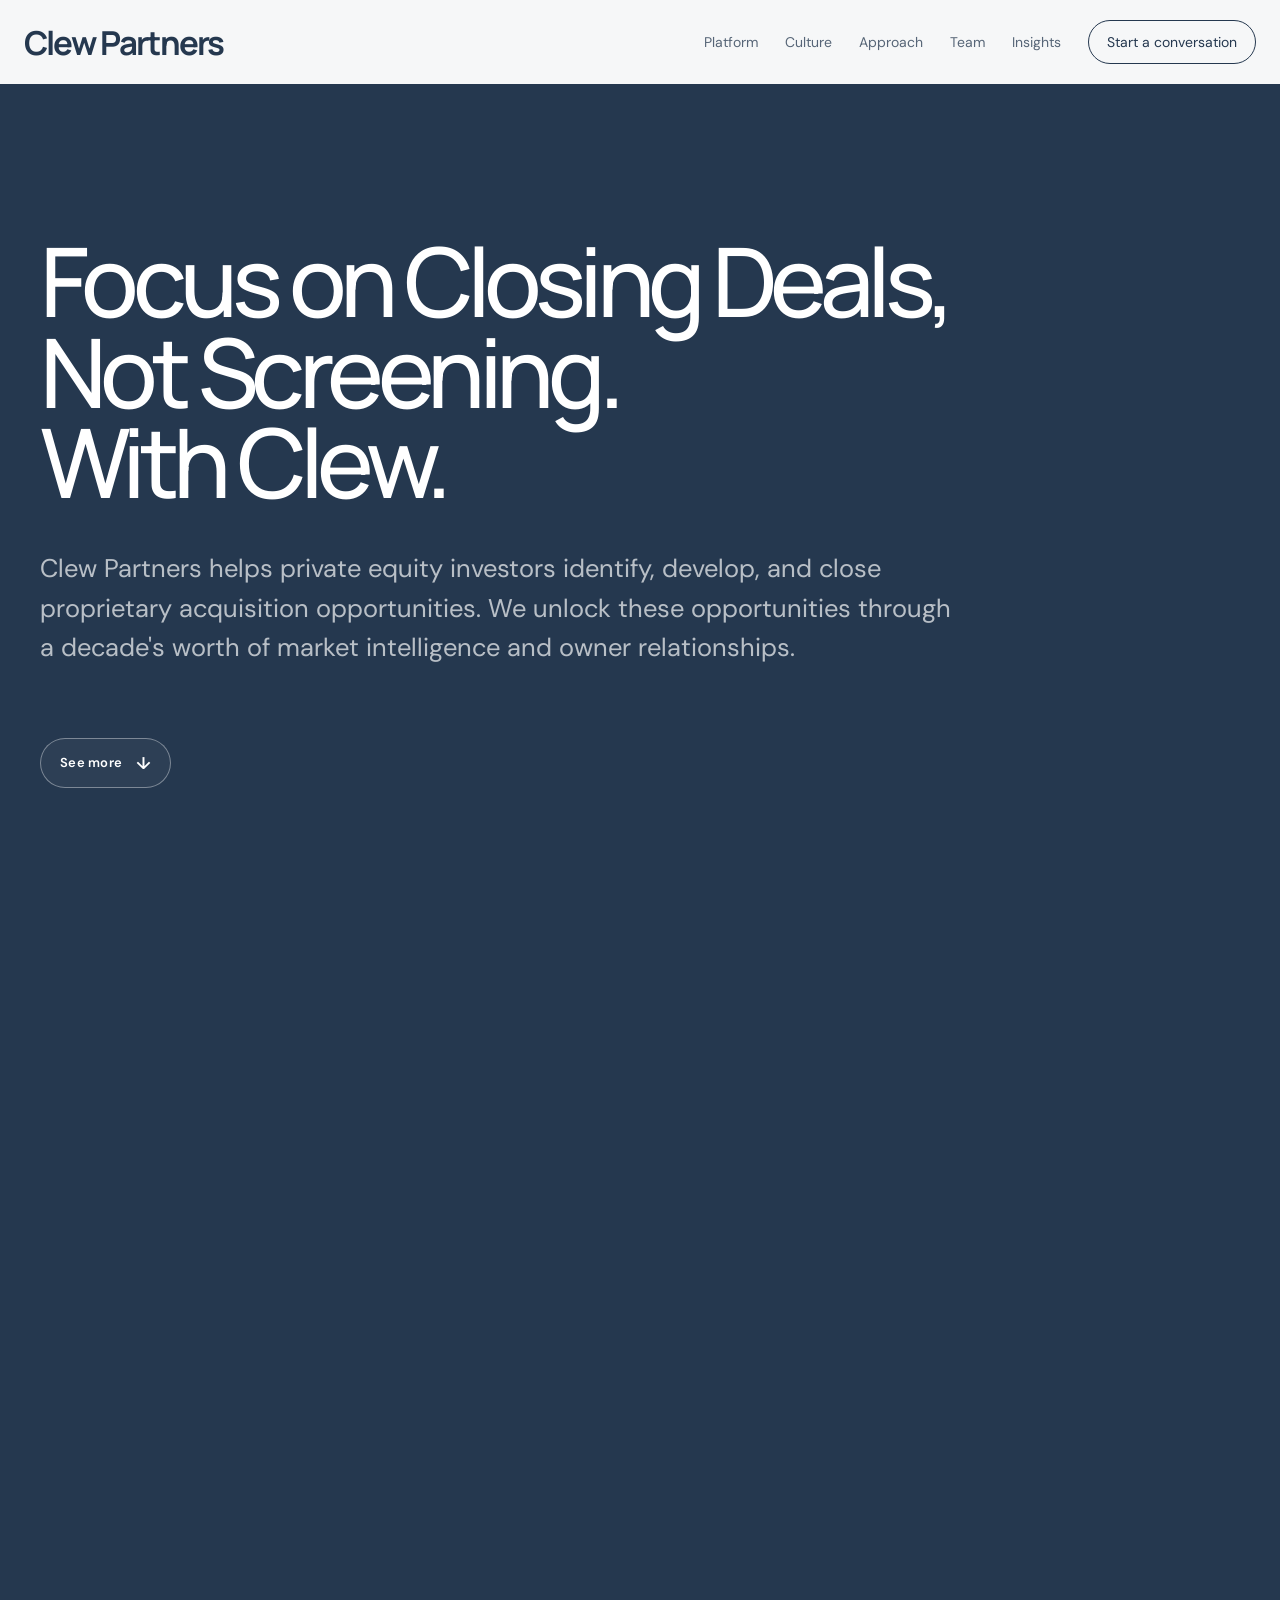
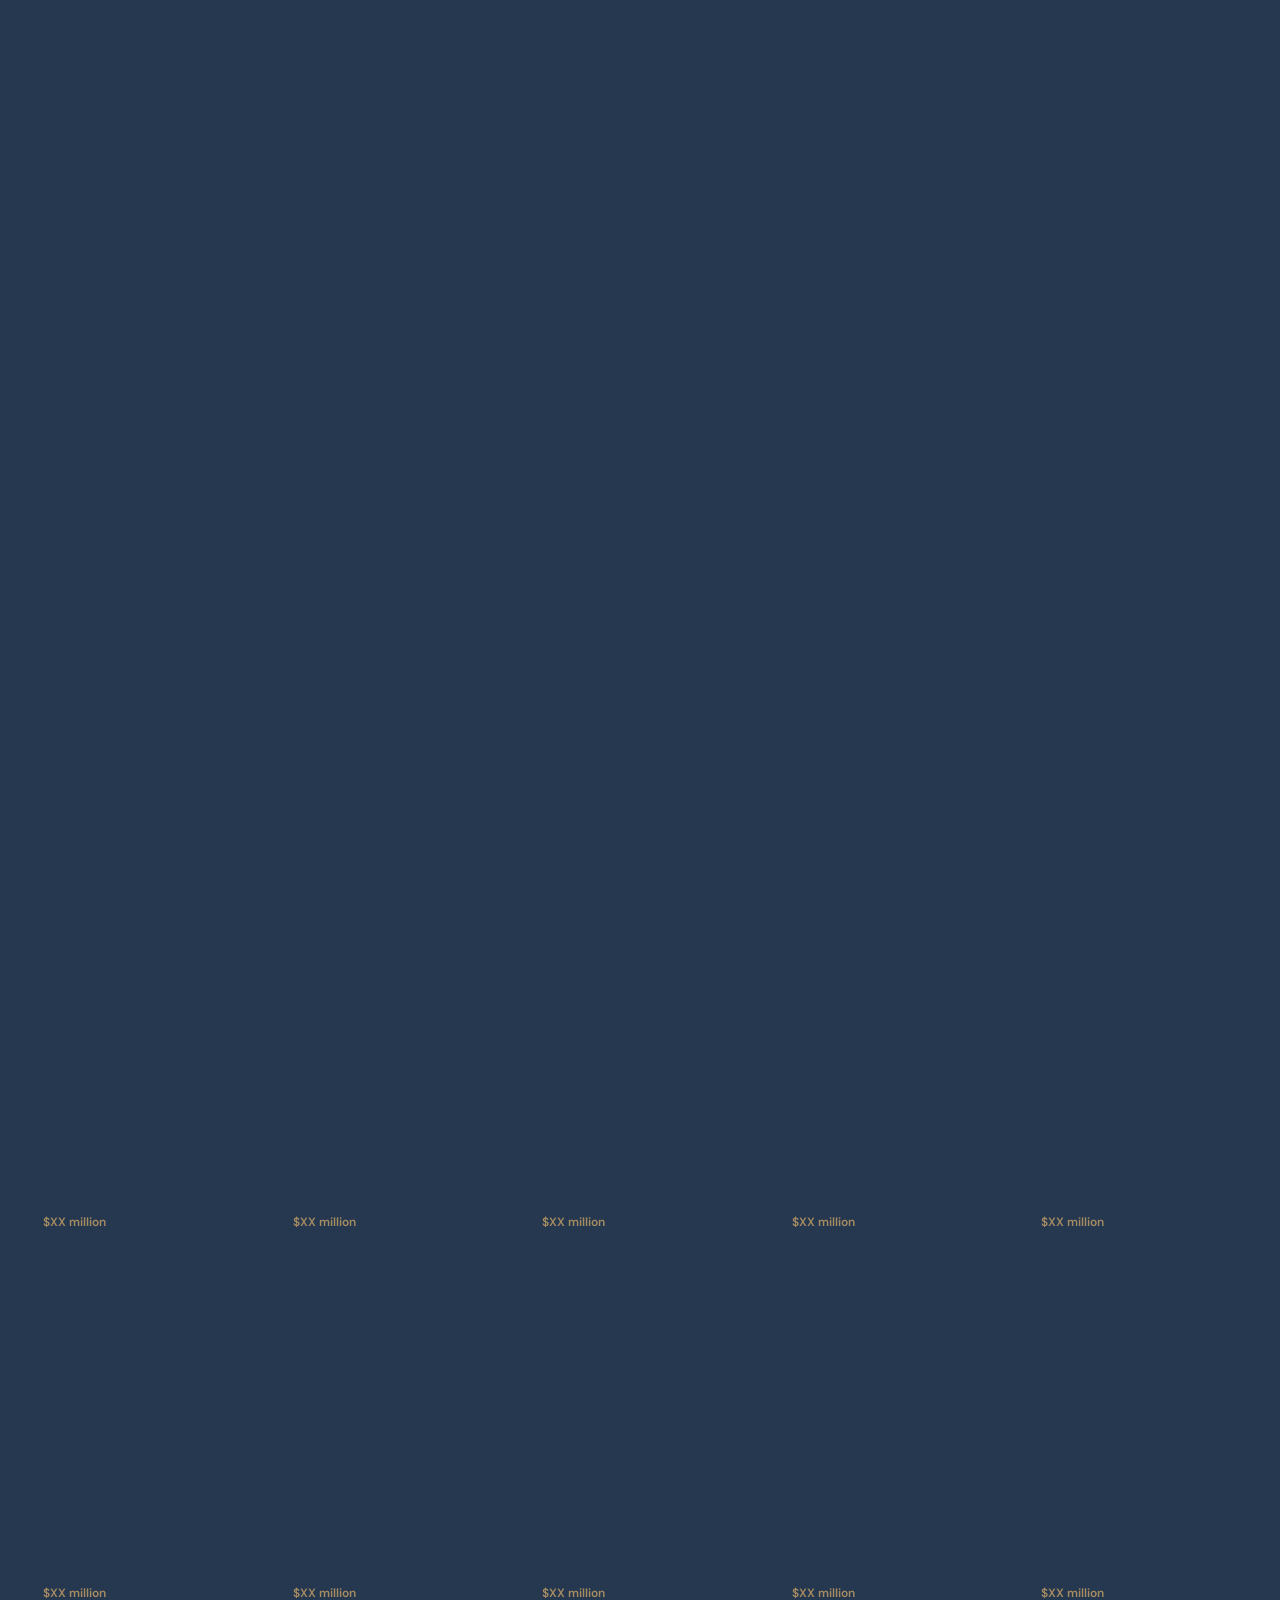
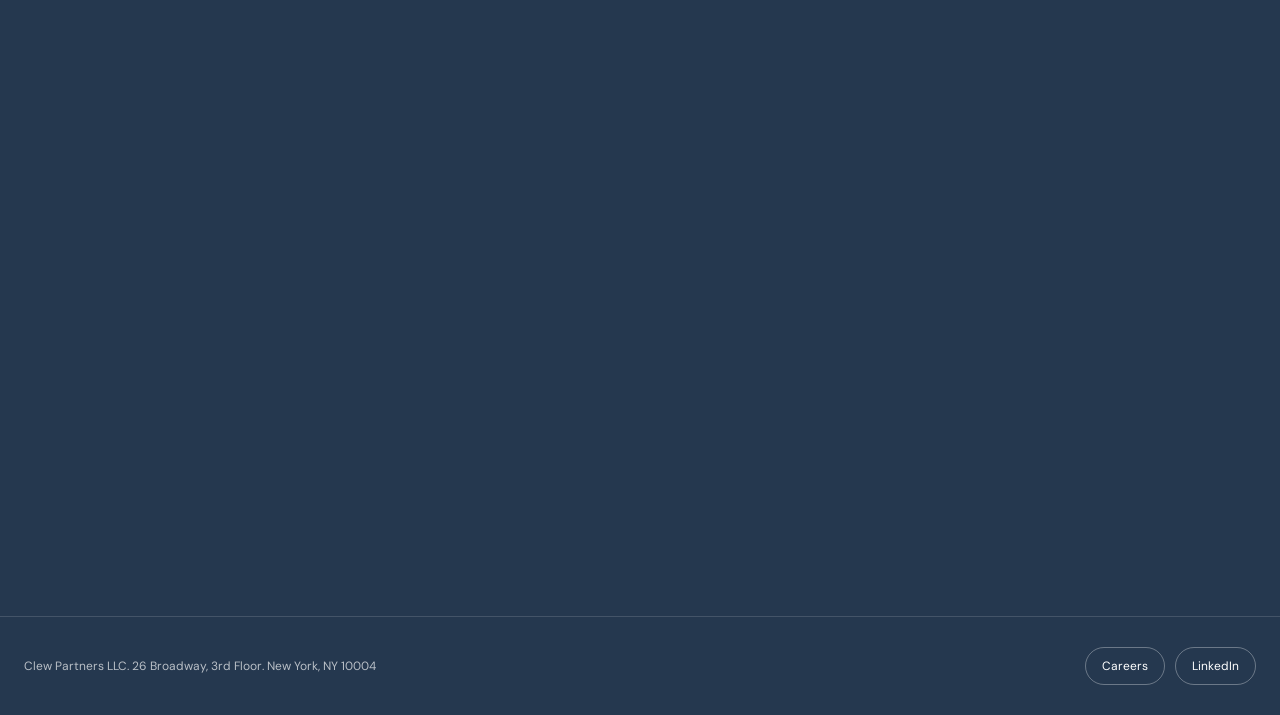
<file: index.html>
<!doctype html>
<html lang="en">
<head>
  <meta charset="utf-8">
  <meta name="viewport" content="width=device-width, initial-scale=1">
  <title>Clew Partners — Proprietary Acquisition Opportunities</title>
  <meta name="description" content="Clew Partners helps private equity investors identify, develop, and close proprietary acquisition opportunities.">
  <link rel="preconnect" href="https://fonts.googleapis.com">
  <link rel="preconnect" href="https://fonts.gstatic.com" crossorigin>
  <link href="https://fonts.googleapis.com/css2?family=DM+Sans:wght@400;500;600&family=Manrope:wght@400;500;600;700&display=swap" rel="stylesheet">
  <link rel="icon" type="image/svg+xml" href="data:image/svg+xml,%3Csvg xmlns='http://www.w3.org/2000/svg' viewBox='0 0 64 64'%3E%3Crect width='64' height='64' rx='16' fill='%2325384f'/%3E%3Cpath d='M46 20c-9-9-27-3-27 11 0 15 18 20 27 10' fill='none' stroke='%23a58b62' stroke-width='5' stroke-linecap='round'/%3E%3Cpath d='M44 41c5 2 8 5 10 10' fill='none' stroke='%23a58b62' stroke-width='3' stroke-linecap='round'/%3E%3C/svg%3E">
  <style>
    :root{--ink:#25384f;--ink-2:#3d5872;--ivory:#e7eaee;--paper:#f6f7f8;--gold:#a58b62;--muted:#69747f;--line:rgba(37,56,79,.16);--white:#fff;--max:1240px}
    *{box-sizing:border-box}html{scroll-behavior:smooth}body{margin:0;background:var(--paper);color:var(--ink);font-family:"DM Sans",sans-serif;overflow-x:hidden}a{color:inherit;text-decoration:none}button{font:inherit}
    .shell{width:min(calc(100% - 48px),var(--max));margin:auto}.nav{height:84px;display:flex;align-items:center;justify-content:space-between;position:relative;z-index:10}.brand{font:700 33px/1 "Manrope",sans-serif;letter-spacing:-.055em;white-space:nowrap}.brand small{display:block;font:500 8px/1.4 "DM Sans";letter-spacing:.22em;text-transform:uppercase;margin-top:5px}.navlinks{display:flex;gap:27px;font-size:14px;align-items:center}.navlinks a,.navlinks span{opacity:.76;transition:.2s}.navlinks a:hover{opacity:1}.navdrop{position:relative;padding:24px 0}.navdrop>span:after{content:none;margin-left:6px}.dropdown{position:absolute;top:62px;left:-18px;min-width:170px;background:white;border:1px solid var(--line);box-shadow:0 16px 36px rgba(37,56,79,.12);padding:9px;opacity:0;visibility:hidden;transform:translateY(-6px);transition:.2s}.dropdown a{display:block;padding:11px 12px}.dropdown a:hover{background:var(--paper)}.navdrop:hover .dropdown,.navdrop:focus-within .dropdown{opacity:1;visibility:visible;transform:none}.nav-cta{border:1px solid var(--ink);padding:12px 18px;border-radius:999px!important;opacity:1!important}.menu{display:none;background:none;border:0;font-size:24px;color:var(--ink)}
    .market-journey{height:220vh;position:relative;background:var(--ink)}.market-stage{height:100vh;min-height:680px;position:sticky;top:0;overflow:hidden;background:var(--ink)}.hero{height:100%;display:flex;align-items:center;position:absolute;inset:0;padding:72px 0 116px;z-index:2;color:white;will-change:opacity,transform}.hero-copy{max-width:1200px}.hero h1{font:500 clamp(60px,7.5vw,108px)/.94 "Manrope";letter-spacing:-.068em;margin:0 0 42px;max-width:1200px}.hero h1 span{display:block;white-space:nowrap}.hero-copy>p{font-size:clamp(21px,2vw,27px);line-height:1.55;max-width:930px;color:rgba(255,255,255,.68)}.explore-btn{margin-top:44px;border:1px solid rgba(255,255,255,.38);background:rgba(255,255,255,.04);color:white;border-radius:999px;padding:13px 19px;display:inline-flex;align-items:center;gap:14px;cursor:pointer;font-size:13px;font-weight:600;letter-spacing:.02em;animation:explorePulse 2.2s ease-in-out infinite}.explore-btn i{font-style:normal;font-size:17px;transition:transform .25s}.explore-btn:hover i{transform:translateY(4px)}.btn{padding:15px 21px;border-radius:999px;border:1px solid var(--ink);display:inline-flex;align-items:center;gap:13px;font-size:14px;font-weight:600}.btn.primary{background:var(--ink);color:white}.btn span{transition:transform .2s}.btn:hover span{transform:translateX(4px)}
    .opportunity-map{position:absolute;inset:0;display:grid;place-items:center;opacity:0;clip-path:inset(42% 38% round 48%);transform:scale(.82);transform-origin:center 54%;will-change:opacity,transform,clip-path;background:radial-gradient(circle at 50% 52%,#fff 0,#f6f7f8 58%,#e9edf1 100%)}.map-shell{width:min(74vw,920px);aspect-ratio:600/400;position:relative}.map-viewport{position:absolute;inset:0}.us-map{width:100%;height:100%;object-fit:contain;display:block;opacity:.48;filter:sepia(.12) hue-rotate(168deg) saturate(.55) drop-shadow(0 28px 45px rgba(37,56,79,.08))}.opportunity{position:absolute;width:18px;height:18px;border:0;border-radius:50%;background:var(--gold);box-shadow:0 0 0 0 rgba(165,139,98,.55);cursor:pointer;transform:translate(-50%,-50%) scale(0);opacity:0;z-index:4;transition:transform .35s ease,opacity .35s ease}.map-ready .opportunity{opacity:1;transform:translate(-50%,-50%) scale(1);animation:opportunityPulse 2.8s ease-out infinite;animation-delay:var(--delay)}.opportunity:before{content:"";position:absolute;inset:5px;border-radius:50%;background:#fff}.opportunity:hover,.opportunity:focus-visible,.opportunity.active{z-index:8;transform:translate(-50%,-50%) scale(1.25);outline:none}.op-card{position:absolute;left:50%;bottom:calc(100% + 14px);width:220px;background:var(--ink);color:white;padding:16px 17px;text-align:left;opacity:0;visibility:hidden;transform:translate(-50%,8px);transition:.22s;pointer-events:none;box-shadow:0 18px 40px rgba(37,56,79,.22)}.op-card:after{content:"";position:absolute;top:100%;left:50%;border:7px solid transparent;border-top-color:var(--ink);transform:translateX(-50%)}.op-card b{display:block;color:#d1b784;font-size:10px;text-transform:uppercase;letter-spacing:.13em;margin-bottom:8px}.op-card strong{display:block;font:600 16px/1.25 "Manrope"}.op-card span{display:block;color:rgba(255,255,255,.68);font-size:13px;line-height:1.45;margin-top:4px}.opportunity:hover .op-card,.opportunity:focus-visible .op-card,.opportunity.active .op-card{opacity:1;visibility:visible;transform:translate(-50%,0)}.map-note{position:absolute;left:calc(100% + 16px);bottom:1%;width:148px;text-align:left;color:#7f8993;font-size:9px;line-height:1.35;opacity:.65}.map-note strong{display:inline;color:inherit;font-size:inherit;font-weight:400;margin:0}.scroll-cue{display:none}@keyframes opportunityPulse{0%{box-shadow:0 0 0 0 rgba(165,139,98,.52)}65%{box-shadow:0 0 0 14px rgba(165,139,98,0)}100%{box-shadow:0 0 0 0 rgba(165,139,98,0)}}@keyframes explorePulse{0%,100%{box-shadow:0 0 0 0 rgba(255,255,255,0)}50%{box-shadow:0 0 0 10px rgba(255,255,255,.055)}}
    .proof{background:var(--ink);color:white;padding:58px 0}.proof-grid{display:grid;grid-template-columns:repeat(3,1fr)}.stat{padding:8px 34px;border-left:1px solid rgba(255,255,255,.15);text-align:center}.stat:first-child{border-left:0}.stat strong{font:500 clamp(54px,6vw,82px)/.9 "Manrope";display:block;letter-spacing:-.055em}.stat span{display:block;margin:15px auto 0;color:rgba(255,255,255,.66);font-size:14px;line-height:1.4;max-width:230px}
    section{padding:125px 0}.section-head{display:grid;grid-template-columns:.7fr 1.3fr;gap:40px;margin-bottom:70px}.kicker{font-size:12px;text-transform:uppercase;letter-spacing:.14em;color:var(--gold);font-weight:600}.section-head h2{font:500 clamp(38px,4.4vw,66px)/1.02 "Manrope";letter-spacing:-.055em;margin:0;max-width:830px}.section-head p{color:var(--muted);font-size:17px;line-height:1.6;max-width:700px;margin:25px 0 0}
    .deals{background:var(--paper)}.deals-head{display:flex;align-items:end;justify-content:space-between;margin-bottom:34px}.deals-title{font-size:12px;text-transform:uppercase;letter-spacing:.14em;color:var(--gold);font-weight:600}.deals-count{font-size:13px;color:var(--muted)}.deal-grid{display:grid;grid-template-columns:repeat(5,1fr);gap:16px}.deal{background:white;border:1px solid var(--line);min-height:340px;padding:18px;display:flex;flex-direction:column;transition:transform .28s,box-shadow .28s}.deal:hover{transform:translateY(-7px);box-shadow:0 20px 45px rgba(37,56,79,.09)}.deal.extra{display:none}.deal-grid.expanded .deal.extra{display:flex}.sponsor-mark{width:100%;aspect-ratio:1/1;border:1px solid var(--line);display:grid;place-items:center;background:var(--paper);padding:24px;margin-bottom:18px}.sponsor-mark img{display:block;max-width:88%;max-height:72%;object-fit:contain}.sponsor-fallback{font:600 13px/1.3 "Manrope";letter-spacing:.04em;text-align:center;color:var(--ink)}.deal strong{font:600 15px/1.38 "Manrope";min-height:42px}.deal .industry{display:block;color:var(--muted);font-size:12px;line-height:1.35;margin-top:7px}.deal-meta{display:flex;align-items:center;gap:10px;margin-top:auto;padding-top:17px;border-top:1px solid var(--line);font-size:12px;white-space:nowrap}.deal-meta .value{color:var(--gold);font-weight:600}.deal-meta .separator{color:var(--line);font-size:16px}.deal-meta time{color:var(--muted)}.more-wrap{text-align:center;margin-top:32px}.more-btn{background:transparent;color:var(--ink);cursor:pointer}
    .closing{background:var(--ink);color:white;padding:100px 0}.closing .section-head{margin:0}.closing h2{color:white}.closing p{color:rgba(255,255,255,.65)}.closing .btn{border-color:rgba(255,255,255,.35);color:white;margin-top:26px}.footer{background:var(--ink);color:white;border-top:1px solid rgba(255,255,255,.14);padding:30px 0}.footer-row{display:flex;justify-content:space-between;font-size:12px;color:rgba(255,255,255,.55)}
    .reveal{opacity:0;transform:translateY(24px);transition:opacity .75s ease,transform .75s ease}.reveal.visible{opacity:1;transform:none}
    @media(max-width:980px){.navlinks{display:none}.menu{display:block}.proof-grid{grid-template-columns:repeat(3,1fr)}.section-head{grid-template-columns:1fr}.deal-grid{grid-template-columns:repeat(2,1fr)}.map-shell{width:96vw}.map-heading{left:5%}.map-note{right:5%}}
    @media(max-width:600px){.shell{width:min(calc(100% - 28px),var(--max))}.nav{height:68px}.market-journey{height:195vh}.market-stage{min-height:600px}.hero{padding:68px 0 88px}.hero h1{font-size:clamp(38px,11vw,60px)}.hero-copy>p{font-size:20px}.map-shell{width:96vw}.opportunity{width:14px;height:14px}.op-card{width:185px;padding:13px}.map-note{left:auto;right:1%;bottom:-25%;width:108px}.proof-grid{grid-template-columns:1fr}.stat,.stat:first-child{padding:25px 0;border-left:0;border-top:1px solid rgba(255,255,255,.15)}.stat:first-child{border-top:0}.stat strong{font-size:56px}section{padding:86px 0}.section-head{margin-bottom:46px}.deal-grid{grid-template-columns:1fr}.deal{min-height:210px}.footer-row{flex-direction:column;gap:8px}}
    @media(prefers-reduced-motion:reduce){html{scroll-behavior:auto}.reveal{opacity:1;transform:none;transition:none}.market-journey{height:auto}.market-stage{height:auto;min-height:0;position:relative;overflow:visible}.hero{position:relative;height:auto;min-height:82vh}.opportunity-map{position:relative;min-height:620px;opacity:1;transform:none;clip-path:none}.opportunity{opacity:1;transform:translate(-50%,-50%) scale(1);animation:none}.scroll-cue{display:none}}
  </style>
  <link rel="stylesheet" href="assets/motion.css">
</head>
<body>
  <header class="shell nav">
    <a class="brand" href="#">Clew Partners</a>
    <nav class="navlinks" aria-label="Primary navigation"><a class="active" href="index.html">Platform</a><a href="culture.html">Culture</a><a href="process.html">Approach</a><a href="team.html">Team</a><div class="navdrop"><button class="insights-trigger" type="button" aria-haspopup="true">Insights</button><div class="dropdown"><a href="buyer-insights.html">For Buyers</a><a href="seller-insights.html">For Sellers</a></div></div><a class="nav-cta" href="mailto:ingo@clewpartners.com">Start a conversation</a></nav>
    <button class="menu" aria-label="Open menu">☰</button>
  </header>

  <main>
    <div class="market-journey" id="marketJourney">
      <div class="market-stage">
        <div class="hero"><div class="hero-copy shell reveal"><h1><span>Focus on Closing Deals,</span><span>Not Screening.</span><span>With Clew.</span></h1><p>Clew Partners helps private equity investors identify, develop, and close proprietary acquisition opportunities. We unlock these opportunities through a decade's worth of market intelligence and owner relationships.</p><button class="explore-btn" id="exploreMap" type="button">See more <i aria-hidden="true">↓</i></button></div></div>
        <div class="opportunity-map" id="opportunityMap" aria-label="Illustrative acquisition opportunities across the contiguous United States"><div class="map-shell">
          <div class="map-viewport"><img class="us-map" src="assets/us-states-contiguous.svg" alt="Map of the contiguous United States with state boundaries"></div>
          <button class="opportunity" style="left:84%;top:31%;--delay:.1s" aria-label="Acquisition opportunity in New York, New York"><span class="op-card"><b>Acquisition opportunity</b><strong>Business Services</strong><span>$XX million revenue</span></span></button>
          <button class="opportunity" style="left:89%;top:25%;--delay:.35s" aria-label="Acquisition opportunity in Boston, Massachusetts"><span class="op-card"><b>Acquisition opportunity</b><strong>Healthcare Services</strong><span>$XX million revenue</span></span></button>
          <button class="opportunity" style="left:62%;top:37%;--delay:.6s" aria-label="Acquisition opportunity in Chicago, Illinois"><span class="op-card"><b>Acquisition opportunity</b><strong>Industrial Services</strong><span>$XX million revenue</span></span></button>
          <button class="opportunity" style="left:69%;top:35%;--delay:.85s" aria-label="Acquisition opportunity in Detroit, Michigan"><span class="op-card"><b>Acquisition opportunity</b><strong>Mechanical Services</strong><span>$XX million revenue</span></span></button>
          <button class="opportunity" style="left:53%;top:27%;--delay:1.1s" aria-label="Acquisition opportunity in Minneapolis, Minnesota"><span class="op-card"><b>Acquisition opportunity</b><strong>Roofing Services</strong><span>$XX million revenue</span></span></button>
          <button class="opportunity" style="left:39%;top:43%;--delay:1.35s" aria-label="Acquisition opportunity in Denver, Colorado"><span class="op-card"><b>Acquisition opportunity</b><strong>AEC Services</strong><span>$XX million revenue</span></span></button>
          <button class="opportunity" style="left:17%;top:24%;--delay:1.6s" aria-label="Acquisition opportunity in Seattle, Washington"><span class="op-card"><b>Acquisition opportunity</b><strong>Technology Services</strong><span>$XX million revenue</span></span></button>
          <button class="opportunity" style="left:15%;top:40%;--delay:1.85s" aria-label="Acquisition opportunity in San Francisco, California"><span class="op-card"><b>Acquisition opportunity</b><strong>Commercial HVAC</strong><span>$XX million revenue</span></span></button>
          <button class="opportunity" style="left:17%;top:58%;--delay:2.1s" aria-label="Acquisition opportunity in Los Angeles, California"><span class="op-card"><b>Acquisition opportunity</b><strong>Fire Protection</strong><span>$XX million revenue</span></span></button>
          <button class="opportunity" style="left:28%;top:58%;--delay:2.35s" aria-label="Acquisition opportunity in Phoenix, Arizona"><span class="op-card"><b>Acquisition opportunity</b><strong>Specialty Contracting</strong><span>$XX million revenue</span></span></button>
          <button class="opportunity" style="left:51%;top:65%;--delay:2.6s" aria-label="Acquisition opportunity in Houston, Texas"><span class="op-card"><b>Acquisition opportunity</b><strong>Utility Services</strong><span>$XX million revenue</span></span></button>
          <button class="opportunity" style="left:71%;top:50%;--delay:2.85s" aria-label="Acquisition opportunity in Nashville, Tennessee"><span class="op-card"><b>Acquisition opportunity</b><strong>Facilities Services</strong><span>$XX million revenue</span></span></button>
          <button class="opportunity" style="left:64%;top:65%;--delay:3.1s" aria-label="Acquisition opportunity in New Orleans, Louisiana"><span class="op-card"><b>Acquisition opportunity</b><strong>Marine Services</strong><span>$XX million revenue</span></span></button>
          <button class="opportunity" style="left:77%;top:54%;--delay:3.35s" aria-label="Acquisition opportunity in Atlanta, Georgia"><span class="op-card"><b>Acquisition opportunity</b><strong>Residential HVAC</strong><span>$XX million revenue</span></span></button>
          <div class="map-note">Shown for illustrative purposes only and does not reflect Clew's pipeline or current listings.</div>
        </div></div>
        <div class="scroll-cue" id="scrollCue">Explore the market</div>
      </div>
    </div>

    <div class="proof"><div class="shell proof-grid">
      <div class="stat"><strong>42</strong><span>closed transactions</span></div>
      <div class="stat"><strong>$500M+</strong><span>aggregate enterprise value</span></div>
      <div class="stat"><strong>50%+</strong><span>closed transactions from existing seller relationships</span></div>
    </div></div>

    <section class="deals" id="transactions"><div class="shell">
      <div class="deals-head reveal"><div class="deals-title">Selected transactions</div><div class="deals-count">42 transactions shown</div></div>
      <div class="deal-grid">
        <article class="deal reveal"><div class="sponsor-mark"><span class="sponsor-fallback">Redwood Services</span></div><strong>Hendrick Heat, Air &amp; Plumbing</strong><span class="industry">Residential HVAC &amp; Plumbing</span><div class="deal-meta"><span class="value">$XX million</span><span class="separator" aria-hidden="true">|</span><time>July 2026</time></div></article>
        <article class="deal reveal"><div class="sponsor-mark"><span class="sponsor-fallback">Kelvin Group</span></div><strong>Mullally Bros.</strong><span class="industry">Industrial Refrigeration</span><div class="deal-meta"><span class="value">$XX million</span><span class="separator" aria-hidden="true">|</span><time>May 2026</time></div></article>
        <article class="deal reveal"><div class="sponsor-mark"><span class="sponsor-fallback">Redwood Services</span></div><strong>HELP!! Air Conditioning</strong><span class="industry">Residential HVAC</span><div class="deal-meta"><span class="value">$XX million</span><span class="separator" aria-hidden="true">|</span><time>May 2026</time></div></article>
        <article class="deal reveal"><div class="sponsor-mark"><span class="sponsor-fallback">Liberty Service Partners</span></div><strong>Arctic Breeze Air Conditioning &amp; Heating</strong><span class="industry">Residential HVAC</span><div class="deal-meta"><span class="value">$XX million</span><span class="separator" aria-hidden="true">|</span><time>April 2026</time></div></article>
        <article class="deal reveal"><div class="sponsor-mark"><span class="sponsor-fallback">Liberty Service Partners</span></div><strong>HVAC &amp; Plumbing Unlimited</strong><span class="industry">Residential HVAC &amp; Plumbing</span><div class="deal-meta"><span class="value">$XX million</span><span class="separator" aria-hidden="true">|</span><time>April 2026</time></div></article>
        <article class="deal reveal"><div class="sponsor-mark"><span class="sponsor-fallback">Ascension Property Services</span></div><strong>Mesquite Plumbing</strong><span class="industry">Commercial Plumbing</span><div class="deal-meta"><span class="value">$XX million</span><span class="separator" aria-hidden="true">|</span><time>March 2026</time></div></article>
        <article class="deal reveal"><div class="sponsor-mark"><span class="sponsor-fallback">Southern Home Services</span></div><strong>Dunn’s HVAC, Plumbing &amp; Electrical</strong><span class="industry">Residential Home Services</span><div class="deal-meta"><span class="value">$XX million</span><span class="separator" aria-hidden="true">|</span><time>March 2026</time></div></article>
        <article class="deal reveal"><div class="sponsor-mark"><span class="sponsor-fallback">Flow Service Partners</span></div><strong>Weber Refrigeration &amp; Heating</strong><span class="industry">Commercial HVACR</span><div class="deal-meta"><span class="value">$XX million</span><span class="separator" aria-hidden="true">|</span><time>November 2025</time></div></article>
        <article class="deal reveal"><div class="sponsor-mark"><span class="sponsor-fallback">Liberty Service Partners</span></div><strong>Restivo’s Heating &amp; Air</strong><span class="industry">Residential HVAC</span><div class="deal-meta"><span class="value">$XX million</span><span class="separator" aria-hidden="true">|</span><time>October 2025</time></div></article>
        <article class="deal reveal"><div class="sponsor-mark"><span class="sponsor-fallback">Evergreen Services Group</span></div><strong>NexTec Group</strong><span class="industry">ERP &amp; BI Consulting</span><div class="deal-meta"><span class="value">$XX million</span><span class="separator" aria-hidden="true">|</span><time>May 2025</time></div></article>
        <article class="deal reveal extra"><div class="sponsor-mark"><span class="sponsor-fallback">ABC Home Services</span></div><strong>Maglish Plumbing, Heating &amp; Electric</strong><span class="industry">Residential Home Services</span><div class="deal-meta"><span class="value">$XX million</span><span class="separator" aria-hidden="true">|</span><time>April 2025</time></div></article>
        <article class="deal reveal extra"><div class="sponsor-mark"><span class="sponsor-fallback">Granite Comfort</span></div><strong>Edwin Stipe</strong><span class="industry">Residential HVAC &amp; Plumbing</span><div class="deal-meta"><span class="value">$XX million</span><span class="separator" aria-hidden="true">|</span><time>December 2024</time></div></article>
        <article class="deal reveal extra"><div class="sponsor-mark"><span class="sponsor-fallback">NexCore</span></div><strong>DWC Mechanical</strong><span class="industry">Commercial HVAC</span><div class="deal-meta"><span class="value">$XX million</span><span class="separator" aria-hidden="true">|</span><time>November 2024</time></div></article>
        <article class="deal reveal extra"><div class="sponsor-mark"><span class="sponsor-fallback">A&amp;M Capital</span></div><strong>Georgia Air and Refrigeration Services</strong><span class="industry">Commercial Kitchen &amp; HVACR Services</span><div class="deal-meta"><span class="value">$XX million</span><span class="separator" aria-hidden="true">|</span><time>September 2024</time></div></article>
        <article class="deal reveal extra"><div class="sponsor-mark"><span class="sponsor-fallback">AWP Safety</span></div><strong>Washington &amp; Western Traffic Control</strong><span class="industry">Traffic Control Services</span><div class="deal-meta"><span class="value">$XX million</span><span class="separator" aria-hidden="true">|</span><time>July 2024</time></div></article>
        <article class="deal reveal extra"><div class="sponsor-mark"><span class="sponsor-fallback">Legacy Service Partners</span></div><strong>One Source Company of Brands</strong><span class="industry">Residential Home Services</span><div class="deal-meta"><span class="value">$XX million</span><span class="separator" aria-hidden="true">|</span><time>July 2024</time></div></article>
        <article class="deal reveal extra"><div class="sponsor-mark"><span class="sponsor-fallback">Advantage Services Group</span></div><strong>Central Air Heating, Cooling &amp; Plumbing</strong><span class="industry">Residential HVAC &amp; Plumbing</span><div class="deal-meta"><span class="value">$XX million</span><span class="separator" aria-hidden="true">|</span><time>February 2024</time></div></article>
        <article class="deal reveal extra"><div class="sponsor-mark"><span class="sponsor-fallback">Helix Traffic Solutions</span></div><strong>Roadway Traffic Control</strong><span class="industry">Traffic Management Services</span><div class="deal-meta"><span class="value">$XX million</span><span class="separator" aria-hidden="true">|</span><time>January 2024</time></div></article>
        <article class="deal reveal extra"><div class="sponsor-mark"><span class="sponsor-fallback">ARC Health</span></div><strong>Exult Healthcare</strong><span class="industry">Mental Healthcare</span><div class="deal-meta"><span class="value">$XX million</span><span class="separator" aria-hidden="true">|</span><time>January 2024</time></div></article>
        <article class="deal reveal extra"><div class="sponsor-mark"><span class="sponsor-fallback">RoadSafe Traffic Systems</span></div><strong>Dobie Supply</strong><span class="industry">Traffic Control Products</span><div class="deal-meta"><span class="value">$XX million</span><span class="separator" aria-hidden="true">|</span><time>November 2023</time></div></article>
        <article class="deal reveal extra"><div class="sponsor-mark"><span class="sponsor-fallback">Air Conditioning Specialist</span></div><strong>Service Air Eastern Shore</strong><span class="industry">Residential HVAC &amp; Plumbing</span><div class="deal-meta"><span class="value">$XX million</span><span class="separator" aria-hidden="true">|</span><time>November 2023</time></div></article>
        <article class="deal reveal extra"><div class="sponsor-mark"><span class="sponsor-fallback">Evergreen Services Group</span></div><strong>Alliance Solutions Group</strong><span class="industry">ERP Consulting</span><div class="deal-meta"><span class="value">$XX million</span><span class="separator" aria-hidden="true">|</span><time>October 2023</time></div></article>
        <article class="deal reveal extra"><div class="sponsor-mark"><span class="sponsor-fallback">ARC Health</span></div><strong>Denver Wellness Associates</strong><span class="industry">Mental Healthcare</span><div class="deal-meta"><span class="value">$XX million</span><span class="separator" aria-hidden="true">|</span><time>May 2023</time></div></article>
        <article class="deal reveal extra"><div class="sponsor-mark"><span class="sponsor-fallback">Service Champions Group</span></div><strong>M &amp; M Heating, Cooling, Plumbing &amp; Electrical</strong><span class="industry">Residential Home Services</span><div class="deal-meta"><span class="value">$XX million</span><span class="separator" aria-hidden="true">|</span><time>December 2022</time></div></article>
        <article class="deal reveal extra"><div class="sponsor-mark"><span class="sponsor-fallback">Legacy Service Partners</span></div><strong>C&amp;C Air Conditioning, Heating &amp; Plumbing</strong><span class="industry">Residential Home Services</span><div class="deal-meta"><span class="value">$XX million</span><span class="separator" aria-hidden="true">|</span><time>December 2022</time></div></article>
        <article class="deal reveal extra"><div class="sponsor-mark"><span class="sponsor-fallback">Helix Traffic Solutions</span></div><strong>Highway Intelligent Traffic Solutions</strong><span class="industry">Intelligent Traffic Systems</span><div class="deal-meta"><span class="value">$XX million</span><span class="separator" aria-hidden="true">|</span><time>November 2022</time></div></article>
        <article class="deal reveal extra"><div class="sponsor-mark"><span class="sponsor-fallback">Seaga Manufacturing</span></div><strong>Automated Merchandising Systems</strong><span class="industry">Automated Retail Equipment</span><div class="deal-meta"><span class="value">$XX million</span><span class="separator" aria-hidden="true">|</span><time>November 2022</time></div></article>
        <article class="deal reveal extra"><div class="sponsor-mark"><span class="sponsor-fallback">TurnPoint Services Group</span></div><strong>Comfort By Design</strong><span class="industry">Residential HVAC &amp; Fireplace Services</span><div class="deal-meta"><span class="value">$XX million</span><span class="separator" aria-hidden="true">|</span><time>October 2022</time></div></article>
        <article class="deal reveal extra"><div class="sponsor-mark"><span class="sponsor-fallback">Apex Service Partners</span></div><strong>Coastal Home Services</strong><span class="industry">Residential HVAC</span><div class="deal-meta"><span class="value">$XX million</span><span class="separator" aria-hidden="true">|</span><time>October 2022</time></div></article>
        <article class="deal reveal extra"><div class="sponsor-mark"><span class="sponsor-fallback">Evergreen Services Group</span></div><strong>Alta Vista Technology</strong><span class="industry">ERP Consulting</span><div class="deal-meta"><span class="value">$XX million</span><span class="separator" aria-hidden="true">|</span><time>July 2022</time></div></article>
        <article class="deal reveal extra"><div class="sponsor-mark"><span class="sponsor-fallback">Granite Comfort</span></div><strong>Anytime Heating, Cooling &amp; Plumbing</strong><span class="industry">Residential HVAC &amp; Plumbing</span><div class="deal-meta"><span class="value">$XX million</span><span class="separator" aria-hidden="true">|</span><time>April 2022</time></div></article>
        <article class="deal reveal extra"><div class="sponsor-mark"><span class="sponsor-fallback">LEARN Behavioral</span></div><strong>UP Autism</strong><span class="industry">Autism Treatment Services</span><div class="deal-meta"><span class="value">$XX million</span><span class="separator" aria-hidden="true">|</span><time>January 2022</time></div></article>
        <article class="deal reveal extra"><div class="sponsor-mark"><span class="sponsor-fallback">Blue Team Holdings</span></div><strong>Sendero Restoration Services</strong><span class="industry">Commercial Restoration &amp; Roofing</span><div class="deal-meta"><span class="value">$XX million</span><span class="separator" aria-hidden="true">|</span><time>December 2021</time></div></article>
        <article class="deal reveal extra"><div class="sponsor-mark"><span class="sponsor-fallback">Care Hospice</span></div><strong>Hospice at Home of Arizona</strong><span class="industry">Hospice Care</span><div class="deal-meta"><span class="value">$XX million</span><span class="separator" aria-hidden="true">|</span><time>December 2021</time></div></article>
        <article class="deal reveal extra"><div class="sponsor-mark"><span class="sponsor-fallback">Vita Spring IVD Fund</span></div><strong>QuantuMDx Group</strong><span class="industry">In-Vitro Diagnostics</span><div class="deal-meta"><span class="value">$XX million</span><span class="separator" aria-hidden="true">|</span><time>November 2021</time></div></article>
        <article class="deal reveal extra"><div class="sponsor-mark"><span class="sponsor-fallback">Unison Therapy Services</span></div><strong>The ABRITE Organization</strong><span class="industry">Autism Treatment Services</span><div class="deal-meta"><span class="value">$XX million</span><span class="separator" aria-hidden="true">|</span><time>November 2021</time></div></article>
        <article class="deal reveal extra"><div class="sponsor-mark"><span class="sponsor-fallback">Refresh Mental Health</span></div><strong>Serenity Trauma Healing Center</strong><span class="industry">Mental Healthcare</span><div class="deal-meta"><span class="value">$XX million</span><span class="separator" aria-hidden="true">|</span><time>August 2021</time></div></article>
        <article class="deal reveal extra"><div class="sponsor-mark"><span class="sponsor-fallback">Refresh Mental Health</span></div><strong>Center for Cognitive &amp; Behavioral Therapy</strong><span class="industry">Mental Healthcare</span><div class="deal-meta"><span class="value">$XX million</span><span class="separator" aria-hidden="true">|</span><time>June 2021</time></div></article>
        <article class="deal reveal extra"><div class="sponsor-mark"><span class="sponsor-fallback">Center for Social Dynamics</span></div><strong>JF Autism Services</strong><span class="industry">Autism Treatment Services</span><div class="deal-meta"><span class="value">$XX million</span><span class="separator" aria-hidden="true">|</span><time>May 2021</time></div></article>
        <article class="deal reveal extra"><div class="sponsor-mark"><span class="sponsor-fallback">RiverGlade Capital</span></div><strong>2nd Chance Treatment Centers</strong><span class="industry">Behavioral Healthcare</span><div class="deal-meta"><span class="value">$XX million</span><span class="separator" aria-hidden="true">|</span><time>April 2021</time></div></article>
        <article class="deal reveal extra"><div class="sponsor-mark"><span class="sponsor-fallback">Bristol Hospice</span></div><strong>Inland Regional Hospice</strong><span class="industry">Hospice Care</span><div class="deal-meta"><span class="value">$XX million</span><span class="separator" aria-hidden="true">|</span><time>March 2021</time></div></article>
        <article class="deal reveal extra"><div class="sponsor-mark"><span class="sponsor-fallback">LHC Group</span></div><strong>Grace Hospice of Oklahoma</strong><span class="industry">Hospice Care</span><div class="deal-meta"><span class="value">$XX million</span><span class="separator" aria-hidden="true">|</span><time>December 2020</time></div></article>
      </div>
      <div class="more-wrap reveal"><button class="btn more-btn" id="moreDeals" type="button" aria-expanded="false">View all 42 transactions <span>↓</span></button></div>
    </div></section>

    <section class="closing" id="contact"><div class="shell"><div class="section-head reveal"><div class="kicker">Start a conversation</div><div><h2>Looking to buy?</h2><p>Share your thesis and our team will respond accordingly.</p><a class="btn" href="mailto:ingo@clewpartners.com">Contact Clew <span>→</span></a></div></div></div></section>
  </main>
  <footer class="site-footer"><div class="shell site-footer-row"><span>Clew Partners LLC. 26 Broadway, 3rd Floor. New York, NY 10004</span><nav class="footer-actions" aria-label="Company links"><a href="mailto:ingo@clewpartners.com">Careers</a><a href="https://www.linkedin.com/company/clew-partners-llc" target="_blank" rel="noopener noreferrer">LinkedIn</a></nav></div></footer>
  <script>
    function logoFallback(img,label){const el=document.createElement('span');el.className='sponsor-fallback';el.textContent=label;img.replaceWith(el)}
    const io=new IntersectionObserver(entries=>entries.forEach(e=>{if(e.isIntersecting){e.target.classList.add('visible');if(e.target.closest('.cycle'))e.target.closest('.cycle').classList.add('in-view')}}),{threshold:.16});
    document.querySelectorAll('.reveal').forEach(el=>io.observe(el));
    document.querySelector('.hero-copy').classList.add('visible');
    const journey=document.getElementById('marketJourney'),hero=document.querySelector('.hero'),market=document.getElementById('opportunityMap'),cue=document.getElementById('scrollCue'),explore=document.getElementById('exploreMap');
    let ticking=false;
    function renderMarketJourney(){const rect=journey.getBoundingClientRect(),distance=Math.max(1,journey.offsetHeight-window.innerHeight),progress=Math.min(1,Math.max(0,-rect.top/distance)),heroFade=Math.min(1,Math.max(0,(progress-.05)/.34)),mapIn=Math.min(1,Math.max(0,(progress-.09)/.55)),inset=42*(1-mapIn),side=38*(1-mapIn),radius=48*(1-mapIn);hero.style.opacity=String(1-heroFade);hero.style.transform=`translateY(${-heroFade*55}px) scale(${1-heroFade*.06})`;hero.style.filter=`blur(${heroFade*5}px)`;hero.style.pointerEvents=heroFade>.8?'none':'auto';market.style.opacity=String(Math.min(1,mapIn*1.28));market.style.transform=`scale(${.82+mapIn*.18})`;market.style.clipPath=`inset(${inset}% ${side}% round ${radius}%)`;market.classList.toggle('map-ready',progress>.48);ticking=false}
    explore.addEventListener('click',()=>window.scrollTo({top:journey.offsetTop+(journey.offsetHeight-window.innerHeight)*.64,behavior:'smooth'}));window.addEventListener('scroll',()=>{if(!ticking){requestAnimationFrame(renderMarketJourney);ticking=true}},{passive:true});window.addEventListener('resize',renderMarketJourney);document.querySelectorAll('.opportunity').forEach(dot=>dot.addEventListener('click',()=>{const active=dot.classList.contains('active');document.querySelectorAll('.opportunity.active').forEach(el=>el.classList.remove('active'));if(!active)dot.classList.add('active')}));renderMarketJourney();
    document.getElementById('moreDeals').addEventListener('click',function(){const grid=document.querySelector('.deal-grid');const open=grid.classList.toggle('expanded');this.setAttribute('aria-expanded',String(open));this.innerHTML=open?'Show selected transactions <span>↑</span>':'View all 42 transactions <span>↓</span>';if(open)document.querySelectorAll('.deal.extra').forEach(el=>el.classList.add('visible'))});
  </script>
  <script src="assets/motion.js"></script>
</body>
</html>
</file>
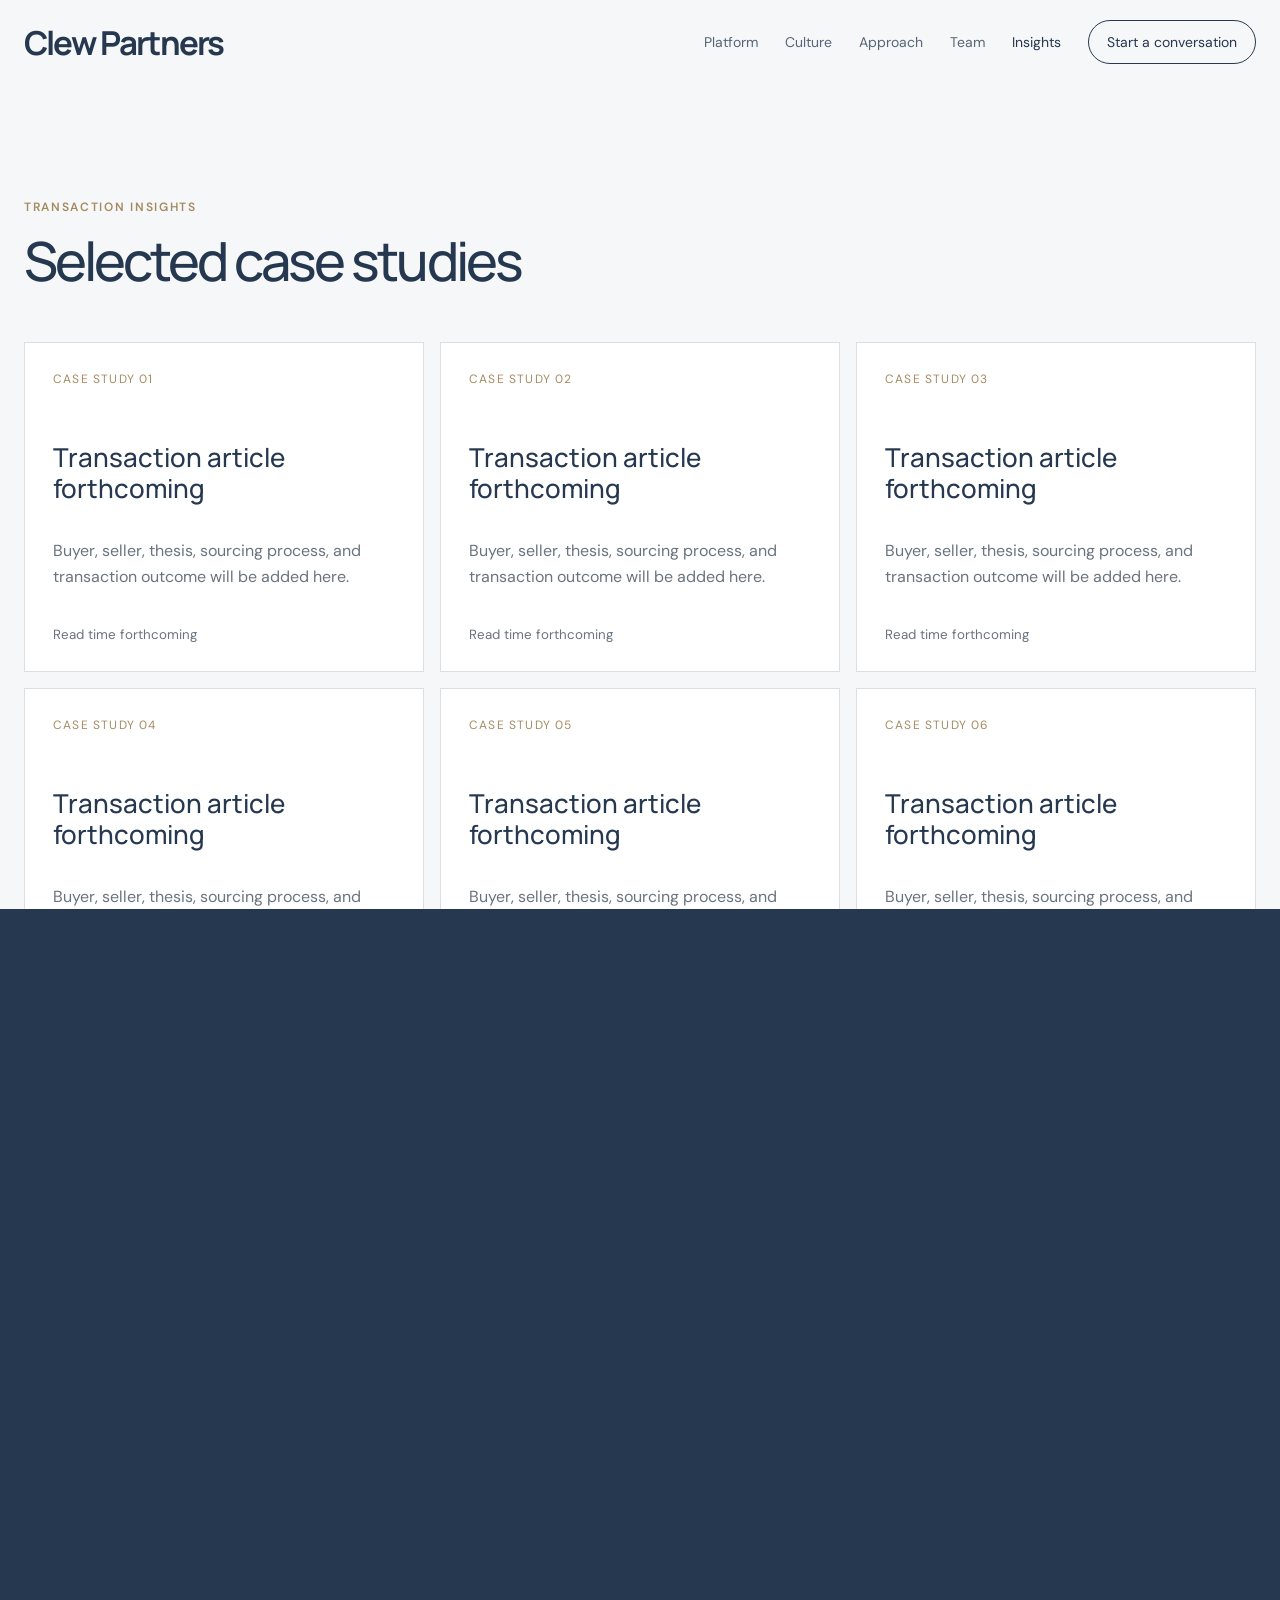
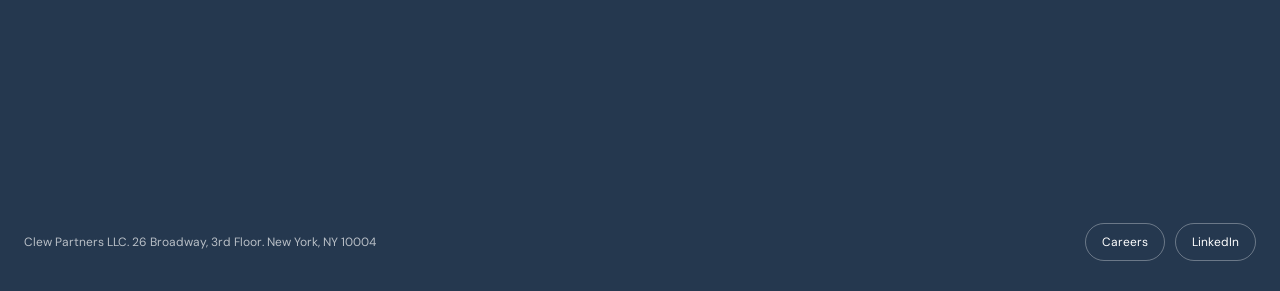
<file: buyer-insights.html>
<!doctype html><html lang="en"><head><meta charset="utf-8"><meta name="viewport" content="width=device-width,initial-scale=1"><title>Buyer Insights — Clew Partners</title><link rel="preconnect" href="https://fonts.googleapis.com"><link rel="preconnect" href="https://fonts.gstatic.com" crossorigin><link href="https://fonts.googleapis.com/css2?family=DM+Sans:wght@400;500;600&family=Manrope:wght@400;500;600;700&display=swap" rel="stylesheet"><link rel="stylesheet" href="assets/motion.css"><script defer src="assets/motion.js"></script><style>
:root{--n:#25384f;--m:#e7eaee;--p:#f6f7f8;--g:#a58b62;--u:#69747f;--l:rgba(37,56,79,.16);--x:1240px}*{box-sizing:border-box}body{margin:0;background:var(--p);color:var(--n);font-family:"DM Sans",sans-serif}a{color:inherit;text-decoration:none}.shell{width:min(calc(100% - 48px),var(--x));margin:auto}.nav{height:84px;display:flex;align-items:center;justify-content:space-between}.brand{font:700 33px/1 "Manrope",sans-serif;letter-spacing:-.055em;white-space:nowrap}.brand small{display:block;font-size:8px;letter-spacing:.22em;text-transform:uppercase;margin-top:5px}.navlinks{display:flex;gap:27px;font-size:14px;align-items:center}.navlinks a,.navlinks span{opacity:.76}.navdrop{position:relative;padding:24px 0}.navdrop>span:after{content:none;margin-left:6px}.dropdown{position:absolute;top:62px;left:-18px;min-width:170px;background:white;border:1px solid var(--l);box-shadow:0 16px 36px #25384f1f;padding:9px;opacity:0;visibility:hidden;z-index:4}.dropdown a{display:block;padding:11px 12px}.dropdown a:hover{background:var(--p)}.navdrop:hover .dropdown{opacity:1;visibility:visible}.nav-cta{border:1px solid var(--n);padding:12px 18px;border-radius:999px;opacity:1!important}.hero{padding:100px 0 115px;background:var(--m)}.k{font-size:12px;text-transform:uppercase;letter-spacing:.14em;color:var(--g);font-weight:600}.hero h1{font:500 clamp(62px,8vw,112px)/.92 "Manrope";letter-spacing:-.07em;margin:24px 0}.hero p{font-size:21px;line-height:1.65;color:var(--u);max-width:750px}.articles{padding:115px 0}.markets{padding:115px 0;background:var(--m)}.markets .grid{grid-template-columns:repeat(5,1fr)}.markets .card{min-height:300px}.markets .card h3{margin-top:42px;font-size:23px}.articles h2{font:500 54px/1 "Manrope";letter-spacing:-.055em;margin:18px 0 55px}.grid{display:grid;grid-template-columns:repeat(3,1fr);gap:16px}.card{background:white;border:1px solid var(--l);min-height:330px;padding:28px;display:flex;flex-direction:column;transition:.3s}.card:hover{transform:translateY(-8px);box-shadow:0 22px 45px #25384f17}.tag{color:var(--g);font-size:12px;text-transform:uppercase;letter-spacing:.1em}.card h3{font:500 26px/1.2 "Manrope";margin:55px 0 18px}.card p{color:var(--u);line-height:1.6}.card small{margin-top:auto;color:var(--u)}.foot{background:var(--n);color:#ffffff91;padding:30px 0;font-size:12px}@media(max-width:900px){.navlinks{display:none}.grid,.markets .grid{grid-template-columns:1fr 1fr}}@media(max-width:600px){.shell{width:calc(100% - 28px)}.grid,.markets .grid{grid-template-columns:1fr}.hero h1{font-size:62px}}</style></head><body>
<header class="shell nav"><a class="brand" href="index.html">Clew Partners</a><nav class="navlinks" aria-label="Primary navigation"><a href="index.html">Platform</a><a href="culture.html">Culture</a><a href="process.html">Approach</a><a href="team.html">Team</a><div class="navdrop"><button class="insights-trigger active" type="button" aria-haspopup="true">Insights</button><div class="dropdown"><a href="buyer-insights.html">For Buyers</a><a href="seller-insights.html">For Sellers</a></div></div><a class="nav-cta" href="mailto:ingo@clewpartners.com">Start a conversation</a></nav></header>
<style>.hero{display:none}</style>
<main><section class="hero"><div class="shell"><div class="k">Insights for buyers</div><h1>Inside the transactions.</h1><p>Detailed accounts of how Clew identified, developed, and helped close proprietary acquisitions for private equity investors.</p></div></section><section class="articles"><div class="shell"><div class="k">Transaction insights</div><h2>Selected case studies</h2><div class="grid"><article class="card"><div class="tag">Case study 01</div><h3>Transaction article forthcoming</h3><p>Buyer, seller, thesis, sourcing process, and transaction outcome will be added here.</p><small>Read time forthcoming</small></article><article class="card"><div class="tag">Case study 02</div><h3>Transaction article forthcoming</h3><p>Buyer, seller, thesis, sourcing process, and transaction outcome will be added here.</p><small>Read time forthcoming</small></article><article class="card"><div class="tag">Case study 03</div><h3>Transaction article forthcoming</h3><p>Buyer, seller, thesis, sourcing process, and transaction outcome will be added here.</p><small>Read time forthcoming</small></article><article class="card"><div class="tag">Case study 04</div><h3>Transaction article forthcoming</h3><p>Buyer, seller, thesis, sourcing process, and transaction outcome will be added here.</p><small>Read time forthcoming</small></article><article class="card"><div class="tag">Case study 05</div><h3>Transaction article forthcoming</h3><p>Buyer, seller, thesis, sourcing process, and transaction outcome will be added here.</p><small>Read time forthcoming</small></article><article class="card"><div class="tag">Case study 06</div><h3>Transaction article forthcoming</h3><p>Buyer, seller, thesis, sourcing process, and transaction outcome will be added here.</p><small>Read time forthcoming</small></article></div></div></section><section class="markets"><div class="shell"><div class="k">Markets</div><h2>What we are seeing</h2><div class="grid"><article class="card"><div class="tag">Fire Protection</div><h3>The fire protection market</h3><p>Market observations, themes, and acquisition activity forthcoming.</p><small>Article forthcoming</small></article><article class="card"><div class="tag">Roofing</div><h3>The roofing market</h3><p>Market observations, themes, and acquisition activity forthcoming.</p><small>Article forthcoming</small></article><article class="card"><div class="tag">HVAC</div><h3>The HVAC market</h3><p>Market observations, themes, and acquisition activity forthcoming.</p><small>Article forthcoming</small></article><article class="card"><div class="tag">AEC</div><h3>The AEC market</h3><p>Market observations, themes, and acquisition activity forthcoming.</p><small>Article forthcoming</small></article><article class="card"><div class="tag">Paving</div><h3>The paving market</h3><p>Market observations, themes, and acquisition activity forthcoming.</p><small>Article forthcoming</small></article></div></div></section></main><footer class="site-footer"><div class="shell site-footer-row"><span>Clew Partners LLC. 26 Broadway, 3rd Floor. New York, NY 10004</span><nav class="footer-actions" aria-label="Company links"><a href="mailto:ingo@clewpartners.com">Careers</a><a href="https://www.linkedin.com/company/clew-partners-llc" target="_blank" rel="noopener noreferrer">LinkedIn</a></nav></div></footer></body></html>
</file>
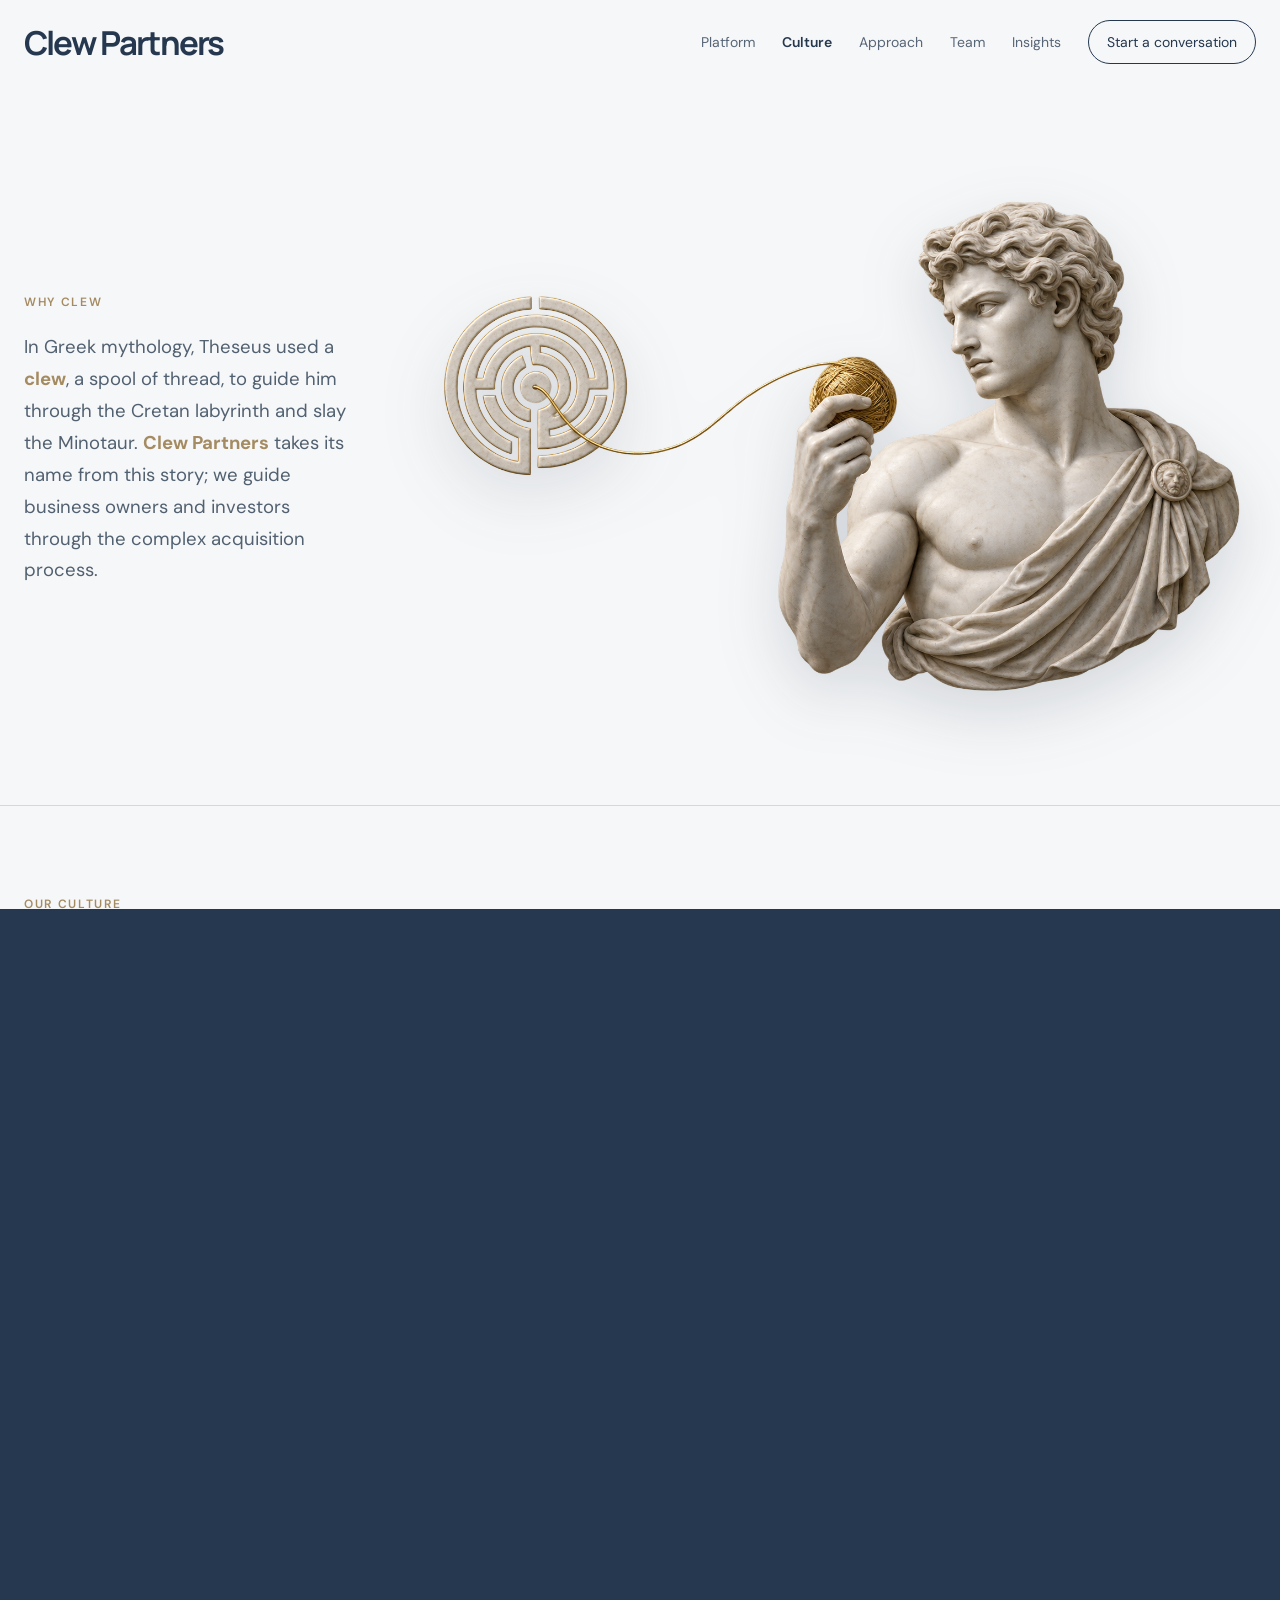
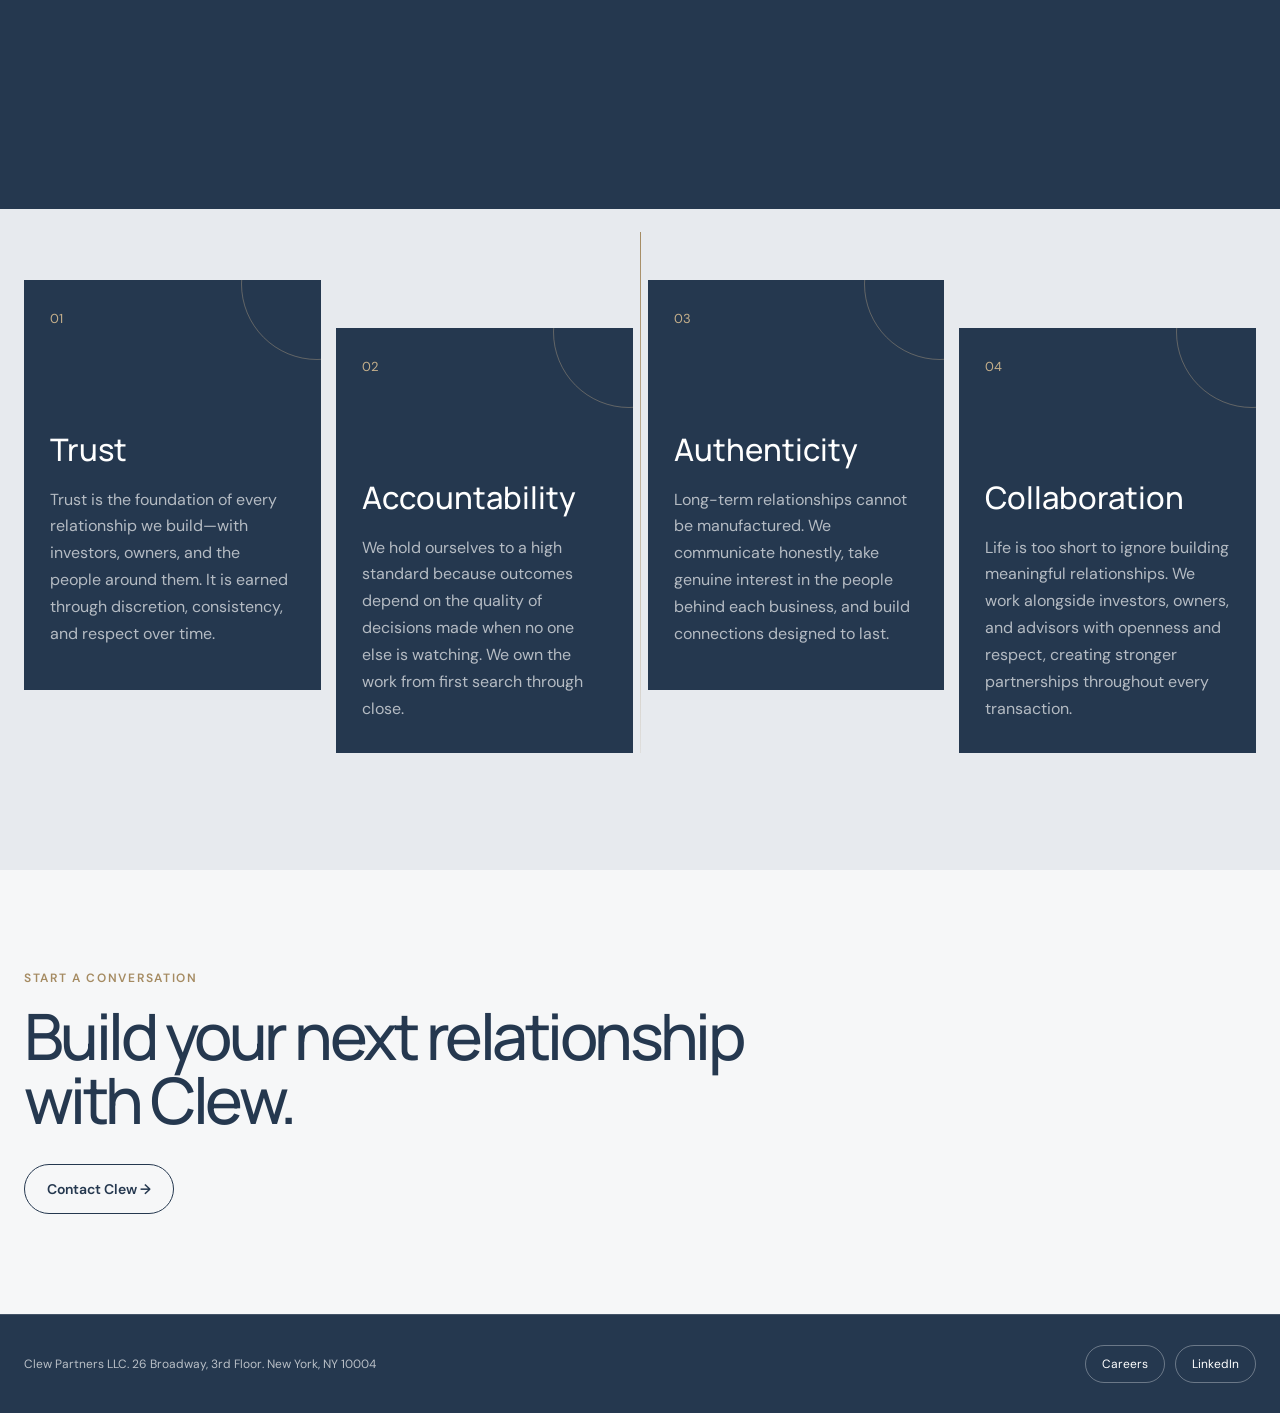
<file: culture.html>
<!doctype html>
<html lang="en"><head><meta charset="utf-8"><meta name="viewport" content="width=device-width,initial-scale=1">
<title>Culture — Clew Partners</title><meta name="description" content="The relationship-first principles that shape how Clew Partners works.">
<link rel="preconnect" href="https://fonts.googleapis.com"><link rel="preconnect" href="https://fonts.gstatic.com" crossorigin><link href="https://fonts.googleapis.com/css2?family=DM+Sans:wght@400;500;600&family=Manrope:wght@400;500;600;700&display=swap" rel="stylesheet">
<style>
:root{--navy:#25384f;--blue:#3d5872;--mist:#e7eaee;--paper:#f6f7f8;--gold:#a58b62;--muted:#69747f;--line:rgba(37,56,79,.16);--max:1240px}*{box-sizing:border-box}html{scroll-behavior:smooth}body{margin:0;background:var(--paper);color:var(--navy);font-family:"DM Sans",sans-serif}a{color:inherit;text-decoration:none}.shell{width:min(calc(100% - 48px),var(--max));margin:auto}.nav{height:84px;display:flex;align-items:center;justify-content:space-between}.brand{font:700 33px/1 "Manrope",sans-serif;letter-spacing:-.055em;white-space:nowrap}.brand small{display:block;font:500 8px/1.4 "DM Sans";letter-spacing:.22em;text-transform:uppercase;margin-top:5px}.navlinks{display:flex;gap:27px;font-size:14px;align-items:center}.navlinks a,.navlinks span{opacity:.76}.navlinks a:hover,.navlinks .active{opacity:1}.navlinks .active{font-weight:600}.navdrop{position:relative;padding:24px 0}.navdrop>span:after{content:none;margin-left:6px}.dropdown{position:absolute;top:62px;left:-18px;min-width:170px;background:white;border:1px solid var(--line);box-shadow:0 16px 36px rgba(37,56,79,.12);padding:9px;opacity:0;visibility:hidden;transform:translateY(-6px);transition:.2s;z-index:20}.dropdown a{display:block;padding:11px 12px}.dropdown a:hover{background:var(--paper)}.navdrop:hover .dropdown,.navdrop:focus-within .dropdown{opacity:1;visibility:visible;transform:none}.nav-cta{border:1px solid var(--navy);padding:12px 18px;border-radius:999px;opacity:1!important}
.kicker{font-size:12px;text-transform:uppercase;letter-spacing:.14em;color:var(--gold);font-weight:600}.origin{padding:74px 0 82px}.origin-frame{min-height:560px;display:grid;grid-template-columns:.56fr 1.44fr;align-items:center;gap:54px}.origin-copy{max-width:410px}.origin-copy p{font-size:clamp(17px,1.45vw,21px);line-height:1.72;color:#526171;margin:22px 0 0}.maze-panel{background:#eef0f2;border:1px solid var(--line);padding:14px 14px 20px;box-shadow:0 28px 70px rgba(37,56,79,.09)}.maze-top{display:flex;justify-content:space-between;align-items:center;margin-bottom:15px;font-size:11px;letter-spacing:.12em;text-transform:uppercase;color:var(--muted)}.maze{display:block;width:100%;height:auto;background:#d6dee6}.maze-corridor{fill:none;stroke:#f8fafb;stroke-width:28;stroke-linecap:round;stroke-linejoin:round}.maze-branch{fill:none;stroke:#f8fafb;stroke-width:22;stroke-linecap:round;stroke-linejoin:round}.maze-thread{fill:none;stroke:#92764d;stroke-width:5;stroke-linecap:round;stroke-linejoin:round;stroke-dasharray:1000;stroke-dashoffset:1000;transition:stroke-dashoffset 8s cubic-bezier(.4,0,.2,1) 1.35s}.thread-ball{transform-origin:42px 258px;transform-box:view-box;transition:transform 8s cubic-bezier(.4,0,.2,1)}.thread-ball .ball-fill{fill:#f8fafb;stroke:#92764d;stroke-width:3}.thread-ball path{fill:none;stroke:#25384f;stroke-width:2;opacity:.72}.paint-obscure{fill:#070a0e;stroke:#070a0e;stroke-width:12;opacity:1;filter:url(#paintTexture);transition:opacity 2.2s ease}.paint-obscure path{transform-box:fill-box;transform-origin:center;transform:scale(1)}.maze-panel.is-on .paint-obscure{opacity:0}.maze-panel.is-on .maze-thread{stroke-dashoffset:0}.maze-panel.is-on .thread-ball{transform:rotate(-135deg) scale(.9)}.maze-label{font:700 13px "DM Sans";fill:#25384f;letter-spacing:.1em}.maze-control{display:flex;align-items:center;justify-content:center;gap:13px;margin-top:18px}.maze-control>span{font-size:12px;letter-spacing:.12em;text-transform:uppercase;color:var(--navy);font-weight:600}.maze-switch{position:relative;width:58px;height:30px;display:inline-block}.maze-switch input{position:absolute;opacity:0}.maze-slider{position:absolute;inset:0;background:#c9cfd5;border-radius:999px;cursor:pointer;transition:.3s}.maze-slider:before{content:"";position:absolute;width:22px;height:22px;left:4px;top:4px;border-radius:50%;background:white;box-shadow:0 2px 8px #25384f33;transition:.3s}.maze-switch input:checked+.maze-slider{background:var(--navy)}.maze-switch input:checked+.maze-slider:before{transform:translateX(28px)}.maze-switch input:focus-visible+.maze-slider{outline:3px solid rgba(165,139,98,.42);outline-offset:3px}.hero{min-height:calc(72vh - 84px);display:flex;align-items:center;padding:90px 0 120px;border-top:1px solid var(--line)}.hero h1{font:500 clamp(56px,7vw,100px)/.98 "Manrope";letter-spacing:-.035em;word-spacing:.08em;margin:24px 0 36px;max-width:1130px}.hero p{font-size:clamp(19px,1.8vw,24px);line-height:1.62;color:#526171;max-width:780px;margin:0}
.manifesto{background:var(--navy);color:white;padding:120px 0}.manifesto-grid{display:grid;grid-template-columns:.62fr 1.38fr;gap:70px}.manifesto blockquote{font:500 clamp(38px,4.8vw,68px)/1.08 "Manrope";letter-spacing:-.052em;margin:0}.manifesto blockquote em{font-style:normal;color:#c5af8b}.manifesto p{font-size:18px;line-height:1.75;color:rgba(255,255,255,.66);max-width:650px;margin:0 0 22px}
.values{padding:125px 0 165px;background:var(--mist);overflow:hidden}.values-head{display:grid;grid-template-columns:.62fr 1.38fr;gap:70px;margin-bottom:85px}.values h2{font:500 clamp(42px,5vw,72px)/1 "Manrope";letter-spacing:-.06em;margin:0}.value-grid{display:grid;grid-template-columns:repeat(4,1fr);gap:15px;align-items:start;perspective:1100px}.value{min-height:410px;background:var(--navy);color:white;padding:30px 26px;position:relative;overflow:hidden;opacity:0;transform:translateY(70px) rotateY(-8deg);transition:transform .65s cubic-bezier(.2,.8,.2,1),box-shadow .45s,opacity .65s}.value-grid.in-view .value{opacity:1;transform:translateY(var(--offset)) rotateY(0);transition-delay:calc(var(--i) * .12s)}.value:before{content:"";position:absolute;width:150px;height:150px;border:1px solid rgba(197,175,139,.38);border-radius:50%;right:-72px;top:-72px;transition:.55s}.value:hover,.value:focus-within{transform:translateY(calc(var(--offset) - 16px)) rotateX(2deg);box-shadow:0 28px 55px rgba(37,56,79,.22)}.value:hover:before,.value:focus-within:before{transform:scale(1.7);background:rgba(165,139,98,.08)}.value .number{color:#c5af8b;font-size:13px;margin-bottom:105px}.value h3{font:500 31px/1.1 "Manrope";margin:0 0 20px}.value p{font-size:16px;line-height:1.68;color:rgba(255,255,255,.66);margin:0;transition:.35s}.value:hover p,.value:focus-within p{color:white}
.standard{background:var(--mist);padding:116px 0}.standard-grid{display:grid;grid-template-columns:1fr 1fr;gap:90px;align-items:center}.standard h2{font:500 clamp(45px,5.5vw,78px)/.98 "Manrope";letter-spacing:-.06em;margin:20px 0 0}.standard-copy{border-left:1px solid var(--line);padding-left:55px}.standard-copy p{font-size:19px;line-height:1.72;color:#526171;margin:0}.standard-copy p+p{margin-top:22px}
.closing{padding:100px 0}.closing h2{font:500 clamp(42px,5vw,72px)/1 "Manrope";letter-spacing:-.055em;max-width:820px;margin:18px 0 0}.btn{display:inline-flex;margin-top:32px;border:1px solid var(--navy);border-radius:999px;padding:15px 22px;font-size:14px;font-weight:600}.footer{background:var(--navy);color:rgba(255,255,255,.58);padding:30px 0;font-size:12px}.footer-row{display:flex;justify-content:space-between}.reveal{opacity:0;transform:translateY(24px);transition:.75s}.reveal.visible{opacity:1;transform:none}
@media(max-width:900px){.navlinks{display:none}.origin-frame{grid-template-columns:1fr;gap:40px}.origin-copy{max-width:720px}.maze-panel{max-width:720px;width:100%;margin:auto}.values-head{grid-template-columns:1fr}.value-grid{grid-template-columns:1fr 1fr}.value-grid.in-view .value{--offset:0px!important}}@media(max-width:600px){.shell{width:calc(100% - 28px)}.nav{height:68px}.origin{padding-top:28px}.origin-frame{min-height:auto}.origin-copy{padding:10px 0 22px}.maze-panel{padding:14px}.maze-thread,.thread-ball{transition-duration:5.5s}.hero{min-height:auto;padding:80px 0 95px}.hero h1{font-size:54px}.values{padding:84px 0}.value-grid{grid-template-columns:1fr}.value{min-height:340px}.value .number{margin-bottom:70px}.footer-row{flex-direction:column;gap:8px}}@media(prefers-reduced-motion:reduce){.reveal{opacity:1;transform:none}.value{transition:none}.maze-thread,.thread-ball{transition:none}}
.maze{background:#e7ebef}.maze-wall{fill:none;stroke:#25384f;stroke-width:8;stroke-linecap:round;stroke-linejoin:round}.maze-thread{stroke-dasharray:1200;stroke-dashoffset:1200}.thread-ball{transform-origin:50px 310px}.paint-obscure{fill:#050607;stroke:#050607;stroke-width:10}.paint-obscure path{transform:scale(1.3)}
.origin-copy p strong{color:var(--gold);font-weight:700}.theseus-visual{position:relative;overflow:visible;background:transparent;box-shadow:none}.theseus-visual img{display:block;width:100%;height:auto;object-fit:contain;filter:drop-shadow(0 24px 32px rgba(37,56,79,.16))}
</style><link rel="stylesheet" href="assets/motion.css"></head><body>
<header class="shell nav"><a class="brand" href="index.html">Clew Partners</a><nav class="navlinks" aria-label="Primary navigation"><a href="index.html">Platform</a><a class="active" href="culture.html">Culture</a><a href="process.html">Approach</a><a href="team.html">Team</a><div class="navdrop"><button class="insights-trigger" type="button" aria-haspopup="true">Insights</button><div class="dropdown"><a href="buyer-insights.html">For Buyers</a><a href="seller-insights.html">For Sellers</a></div></div><a class="nav-cta" href="mailto:ingo@clewpartners.com">Start a conversation</a></nav></header>
<main>
<section class="origin"><div class="shell"><div class="origin-frame reveal"><div class="origin-copy"><div class="kicker">Why Clew</div><p>In Greek mythology, a clew was the ball of thread Theseus used to navigate the Cretan labyrinth. Clew Partners carries that idea forward: a continuous thread through complexity, connecting investors and business owners from first conversation to close.</p></div><div class="maze-panel" id="clewMaze"><svg class="maze" viewBox="0 0 650 380" role="img" aria-labelledby="mazeTitle mazeDesc"><title id="mazeTitle">Interactive Clew labyrinth</title><desc id="mazeDesc">Turn on Clew to unwind the ball of thread from the bottom-left entrance through the labyrinth to Acquisition at the top-right exit.</desc><rect width="650" height="380" fill="#e7ebef"/><g class="maze-wall" aria-hidden="true"><path d="M90 70H510 M90 70V278 M90 332V335H560V82 M560 82V70"/><path d="M90 110H145V162H196V207H145V258H192"/><path d="M145 110V135H198V165H252V70 M252 110H304V145 M304 70V112"/><path d="M356 110V160H370 M390 160H410V195H462V158H512V110H560"/><path d="M252 165H356V205H335 M315 205H302 M302 225V244H280 M260 244H252V286H302"/><path d="M198 207H252 M198 235H200 M220 235H232 M270 235V263 M356 205V247H302"/><path d="M410 195V248H358V275H410V232 M462 195V224H514 M462 248V292H408V335 M514 248H560 M514 248V286"/><path d="M90 282H110 M130 282H145 M145 302H198V335 M198 302V318H252 M304 286V335 M358 300V335 M462 292H514V335"/><path d="M198 70V105H225V132 M410 70V108H445 M465 108H475 M475 108V132H525"/></g><defs><filter id="paintTexture"><feTurbulence type="fractalNoise" baseFrequency=".02" numOctaves="3" seed="9" result="noise"/><feDisplacementMap in="SourceGraphic" in2="noise" scale="12"/></filter></defs><g class="paint-obscure" aria-hidden="true"><path d="M132 91c17-20 51-21 68-2 14 17 2 42-23 43-22 1-39 13-55-5-13-14-4-26 10-36Z"/><path d="M222 218c18-22 56-23 75-2 15 19 2 46-26 47-25 1-44 14-62-6-14-16-4-28 13-39Z"/><path d="M386 111c18-22 55-23 73-2 15 18 2 44-25 46-24 1-42 13-59-6-14-15-4-27 11-38Z"/><path d="M442 260c18-22 56-23 74-2 15 18 2 45-25 46-25 1-43 14-61-6-14-15-4-27 12-38Z"/></g><path class="maze-thread" d="M72 310H120V285H210V250H270V215H325V175H380V135H455V105H525V70H585V49"/><g class="thread-ball" aria-hidden="true"><circle class="ball-fill" cx="50" cy="310" r="28"/><path d="M28 306c9-15 32-18 44-4M30 322c12-14 31-14 41-2M38 287c12 7 21 22 22 45M25 299c21 4 37 20 44 36"/></g><text class="maze-label" x="18" y="354">CLEW</text><polygon points="585,29 590,40 602,41 593,49 596,61 585,54 574,61 577,49 568,41 580,40" fill="#92764d"/><text class="maze-label acquisition-label" x="515" y="18" style="fill:#92764d;font-weight:700">ACQUISITION</text></svg><div class="maze-control"><label class="maze-switch"><input id="mazeToggle" type="checkbox" aria-label="Navigate the labyrinth with Clew"><span class="maze-slider"></span></label><span>With Clew</span></div></div></div></div></section>
<section class="hero"><div class="shell reveal"><div class="kicker">Our culture</div><h1>We measure our success on the trust we earn and opportunity we provide.</h1><p>Our experience gradually shaped this philosophy. For business owners, we earn that trust by treating a monumental life milestone with the seriousness it deserves. For investors, we provide that opportunity by opening doors to off-market, high-quality acquisitions before the broader market sees them.</p></div></section>
<section class="values"><div class="shell"><div class="values-head reveal"><div class="kicker">What guides us</div><h2>Principles made visible through the work.</h2></div><div class="value-grid">
<article class="value" style="--i:0;--offset:0px"><div class="number">01</div><h3>Trust</h3><p>Trust is the foundation of every relationship we build—with investors, owners, and the people around them. It is earned through discretion, consistency, and respect over time.</p></article>
<article class="value" style="--i:1;--offset:48px"><div class="number">02</div><h3>Accountability</h3><p>We hold ourselves to a high standard because outcomes depend on the quality of decisions made when no one else is watching. We own the work from first search through close.</p></article>
<article class="value" style="--i:2;--offset:0px"><div class="number">03</div><h3>Authenticity</h3><p>Long-term relationships cannot be manufactured. We communicate honestly, take genuine interest in the people behind each business, and build connections designed to last.</p></article>
<article class="value" style="--i:3;--offset:48px"><div class="number">04</div><h3>Collaboration</h3><p>Life is too short to ignore building meaningful relationships. We work alongside investors, owners, and advisors with openness and respect, creating stronger partnerships throughout every transaction.</p></article>
</div></div></section>
<section class="closing" id="contact"><div class="shell reveal"><div class="kicker">Start a conversation</div><h2>Build your next relationship with Clew.</h2><a class="btn" href="mailto:ingo@clewpartners.com">Contact Clew →</a></div></section>
</main><footer class="site-footer"><div class="shell site-footer-row"><span>Clew Partners LLC. 26 Broadway, 3rd Floor. New York, NY 10004</span><nav class="footer-actions" aria-label="Company links"><a href="mailto:ingo@clewpartners.com">Careers</a><a href="https://www.linkedin.com/company/clew-partners-llc" target="_blank" rel="noopener noreferrer">LinkedIn</a></nav></div></footer>
<script>const originCopy=document.querySelector('.origin-copy');originCopy.innerHTML='<div class="kicker">Why Clew</div><p>In Greek mythology, Theseus used a <strong>clew</strong>, a spool of thread, to guide him through the Cretan labyrinth and slay the Minotaur. <strong>Clew Partners</strong> takes its name from this story; we guide business owners and investors through the complex acquisition process.</p>';const mazePanel=document.querySelector('.maze-panel');mazePanel.className='theseus-visual';mazePanel.removeAttribute('id');mazePanel.innerHTML='<img src="assets/theseus-clew-original.png" alt="Theseus holding a spool of golden thread at the entrance to the Cretan labyrinth">';const io=new IntersectionObserver(es=>es.forEach(e=>{if(e.isIntersecting){e.target.classList.add('visible');if(e.target.classList.contains('value-grid'))e.target.classList.add('in-view')}}),{threshold:.12});document.querySelectorAll('.reveal,.value-grid').forEach(el=>io.observe(el));</script><script src="assets/motion.js"></script></body></html>
</file>
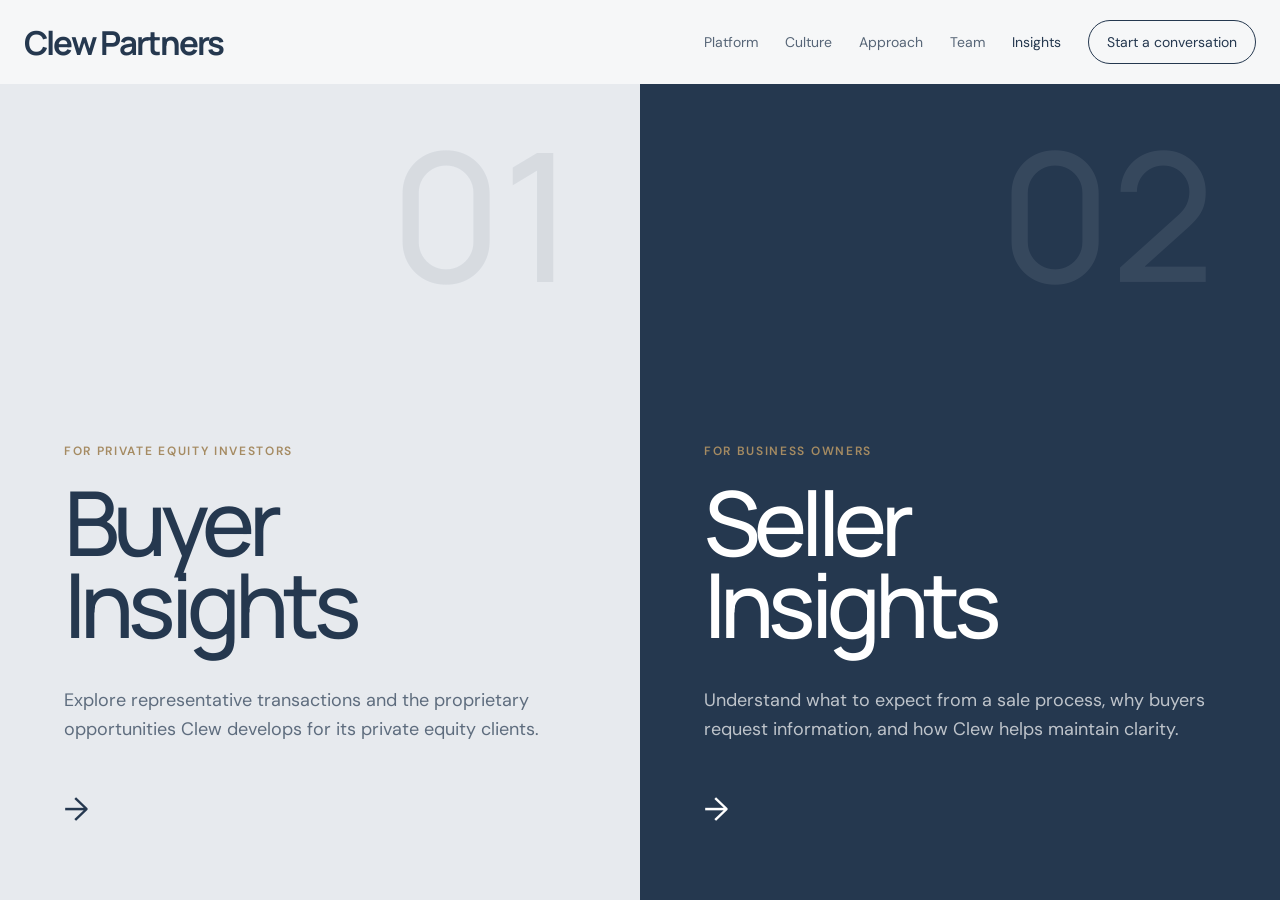
<file: insights.html>
<!doctype html><html lang="en"><head><meta charset="utf-8"><meta name="viewport" content="width=device-width,initial-scale=1"><title>Insights — Clew Partners</title><meta name="description" content="Clew Partners insights for private equity investors and business owners."><link rel="preconnect" href="https://fonts.googleapis.com"><link rel="preconnect" href="https://fonts.gstatic.com" crossorigin><link href="https://fonts.googleapis.com/css2?family=DM+Sans:wght@400;500;600&family=Manrope:wght@400;500;600;700&display=swap" rel="stylesheet"><style>
:root{--navy:#25384f;--blue:#3d5872;--paper:#f6f7f8;--gold:#a58b62;--line:rgba(37,56,79,.16)}*{box-sizing:border-box}body{margin:0;background:var(--paper);color:var(--navy);font-family:"DM Sans",sans-serif}a{color:inherit;text-decoration:none}.shell{width:min(calc(100% - 48px),1240px);margin:auto}.nav{height:84px;display:flex;align-items:center;justify-content:space-between}.brand{font:700 33px/1 "Manrope",sans-serif;letter-spacing:-.055em;white-space:nowrap}.brand small{display:block;font:500 8px/1.4 "DM Sans";letter-spacing:.22em;text-transform:uppercase;margin-top:5px}.navlinks{display:flex;gap:27px;font-size:14px;align-items:center}.navlinks a{opacity:.76}.navlinks a:hover,.navlinks .active{opacity:1}.navdrop{position:relative;padding:24px 0}.dropdown{position:absolute;top:62px;left:-18px;min-width:170px;background:white;border:1px solid var(--line);box-shadow:0 16px 36px rgba(37,56,79,.12);padding:9px;opacity:0;visibility:hidden;transform:translateY(-6px);transition:.2s;z-index:20}.dropdown a{display:block;padding:11px 12px}.navdrop:hover .dropdown,.navdrop:focus-within .dropdown{opacity:1;visibility:visible;transform:none}.nav-cta{border:1px solid var(--navy);padding:12px 18px;border-radius:999px;opacity:1!important}.split{min-height:calc(100vh - 84px);display:flex}.path{flex:1;position:relative;overflow:hidden;padding:70px clamp(28px,5vw,86px);display:flex;flex-direction:column;justify-content:flex-end;transition:flex .7s cubic-bezier(.2,.8,.2,1),background .5s,color .5s}.path:first-child{background:#e7eaee}.path:last-child{background:var(--navy);color:white}.path:hover,.path:focus{flex:1.35}.path .number{position:absolute;top:58px;right:65px;font:500 clamp(90px,14vw,220px)/.8 "Manrope";opacity:.08}.path .kicker{font-size:12px;letter-spacing:.14em;text-transform:uppercase;color:var(--gold);font-weight:600}.path h1{font:500 clamp(54px,7vw,104px)/.92 "Manrope";letter-spacing:-.065em;margin:22px 0}.path p{font-size:18px;line-height:1.65;max-width:520px;opacity:.7}.arrow{font-size:32px;margin-top:25px;display:inline-block;transition:transform .35s}.path:hover .arrow{transform:translateX(14px)}@media(max-width:900px){.navlinks{display:none}.split{flex-direction:column}.path{min-height:48vh}.path:hover{flex:1}}@media(prefers-reduced-motion:reduce){.path,.arrow{transition:none}}
</style><link rel="stylesheet" href="assets/motion.css"></head><body><header class="shell nav"><a class="brand" href="index.html">Clew Partners</a><nav class="navlinks" aria-label="Primary navigation"><a href="index.html">Platform</a><a href="culture.html">Culture</a><a href="process.html">Approach</a><a href="team.html">Team</a><div class="navdrop"><button class="insights-trigger active" type="button" aria-haspopup="true">Insights</button><div class="dropdown"><a href="buyer-insights.html">For Buyers</a><a href="seller-insights.html">For Sellers</a></div></div><a class="nav-cta" href="mailto:ingo@clewpartners.com">Start a conversation</a></nav></header><main class="split"><a class="path" href="buyer-insights.html"><span class="number">01</span><span class="kicker">For private equity investors</span><h1>Buyer<br>Insights</h1><p>Explore representative transactions and the proprietary opportunities Clew develops for its private equity clients.</p><span class="arrow">→</span></a><a class="path" href="seller-insights.html"><span class="number">02</span><span class="kicker">For business owners</span><h1>Seller<br>Insights</h1><p>Understand what to expect from a sale process, why buyers request information, and how Clew helps maintain clarity.</p><span class="arrow">→</span></a></main><script src="assets/motion.js"></script></body></html>
</file>
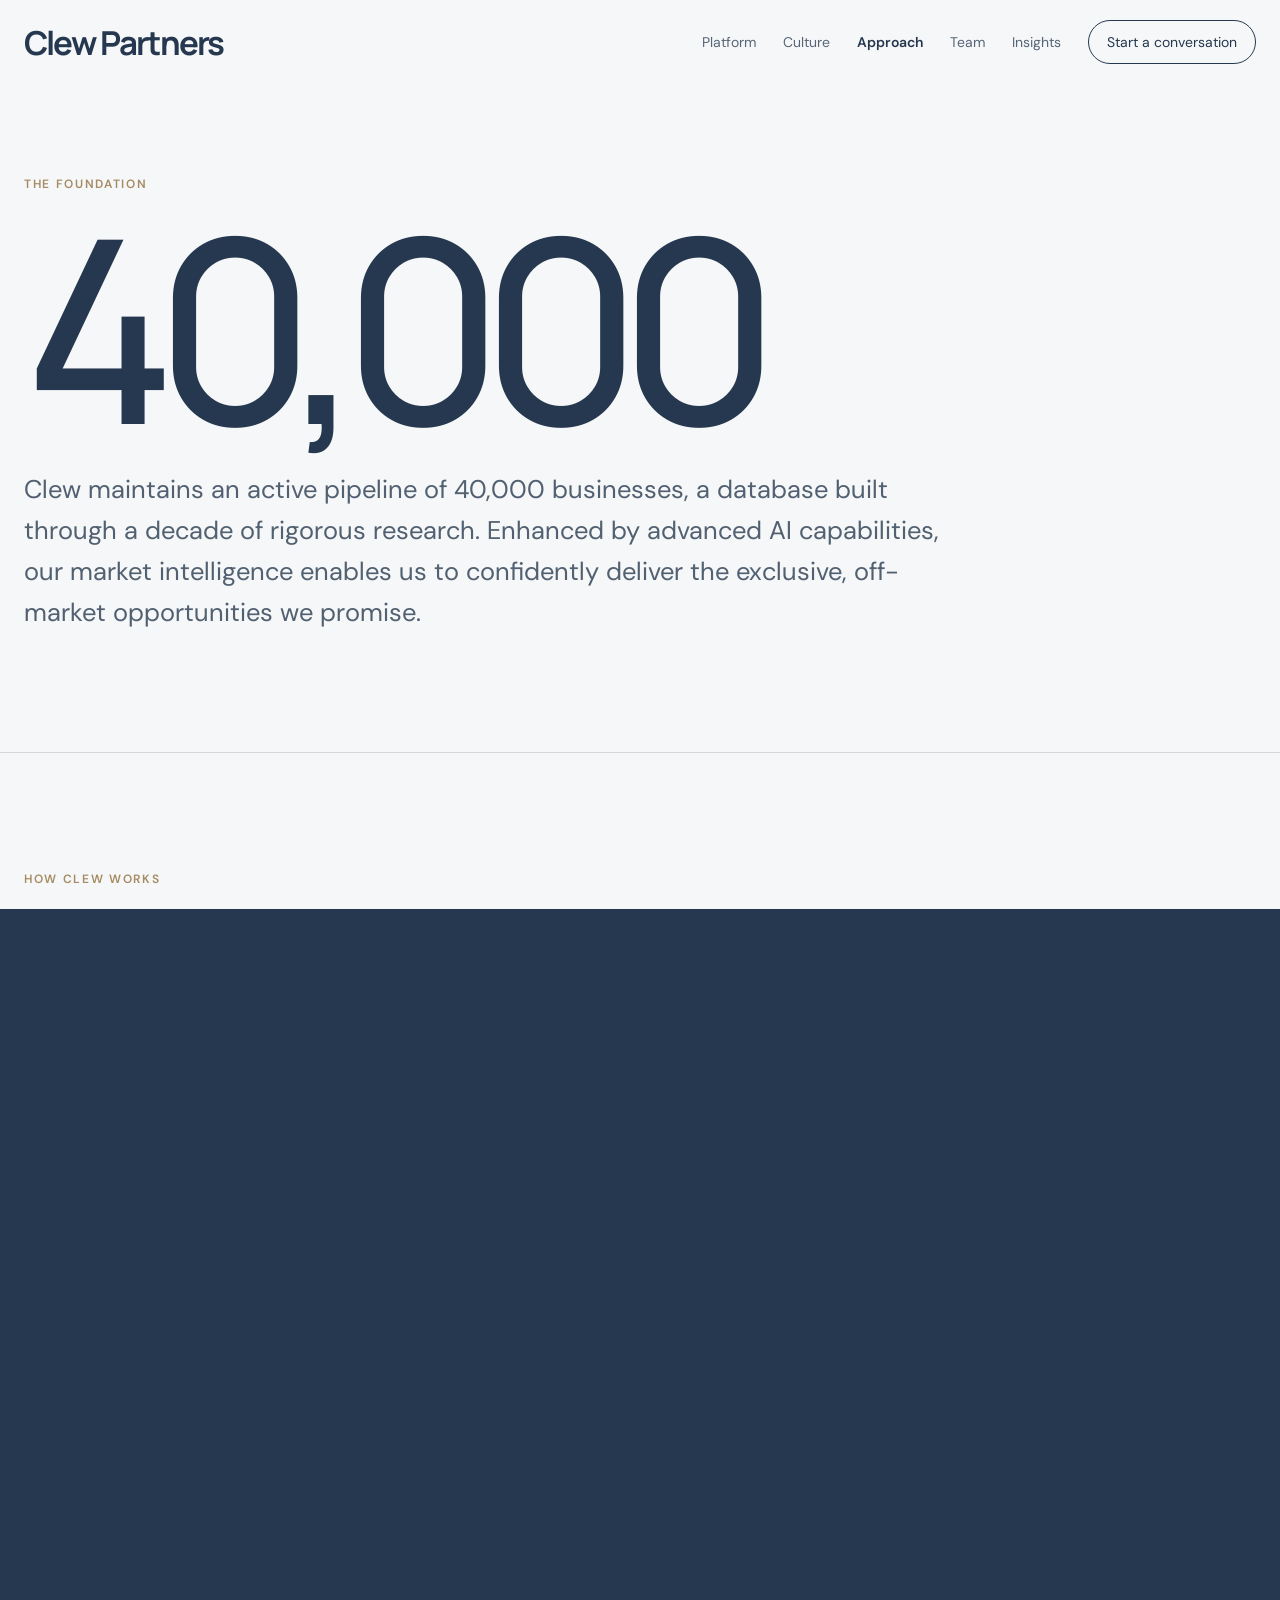
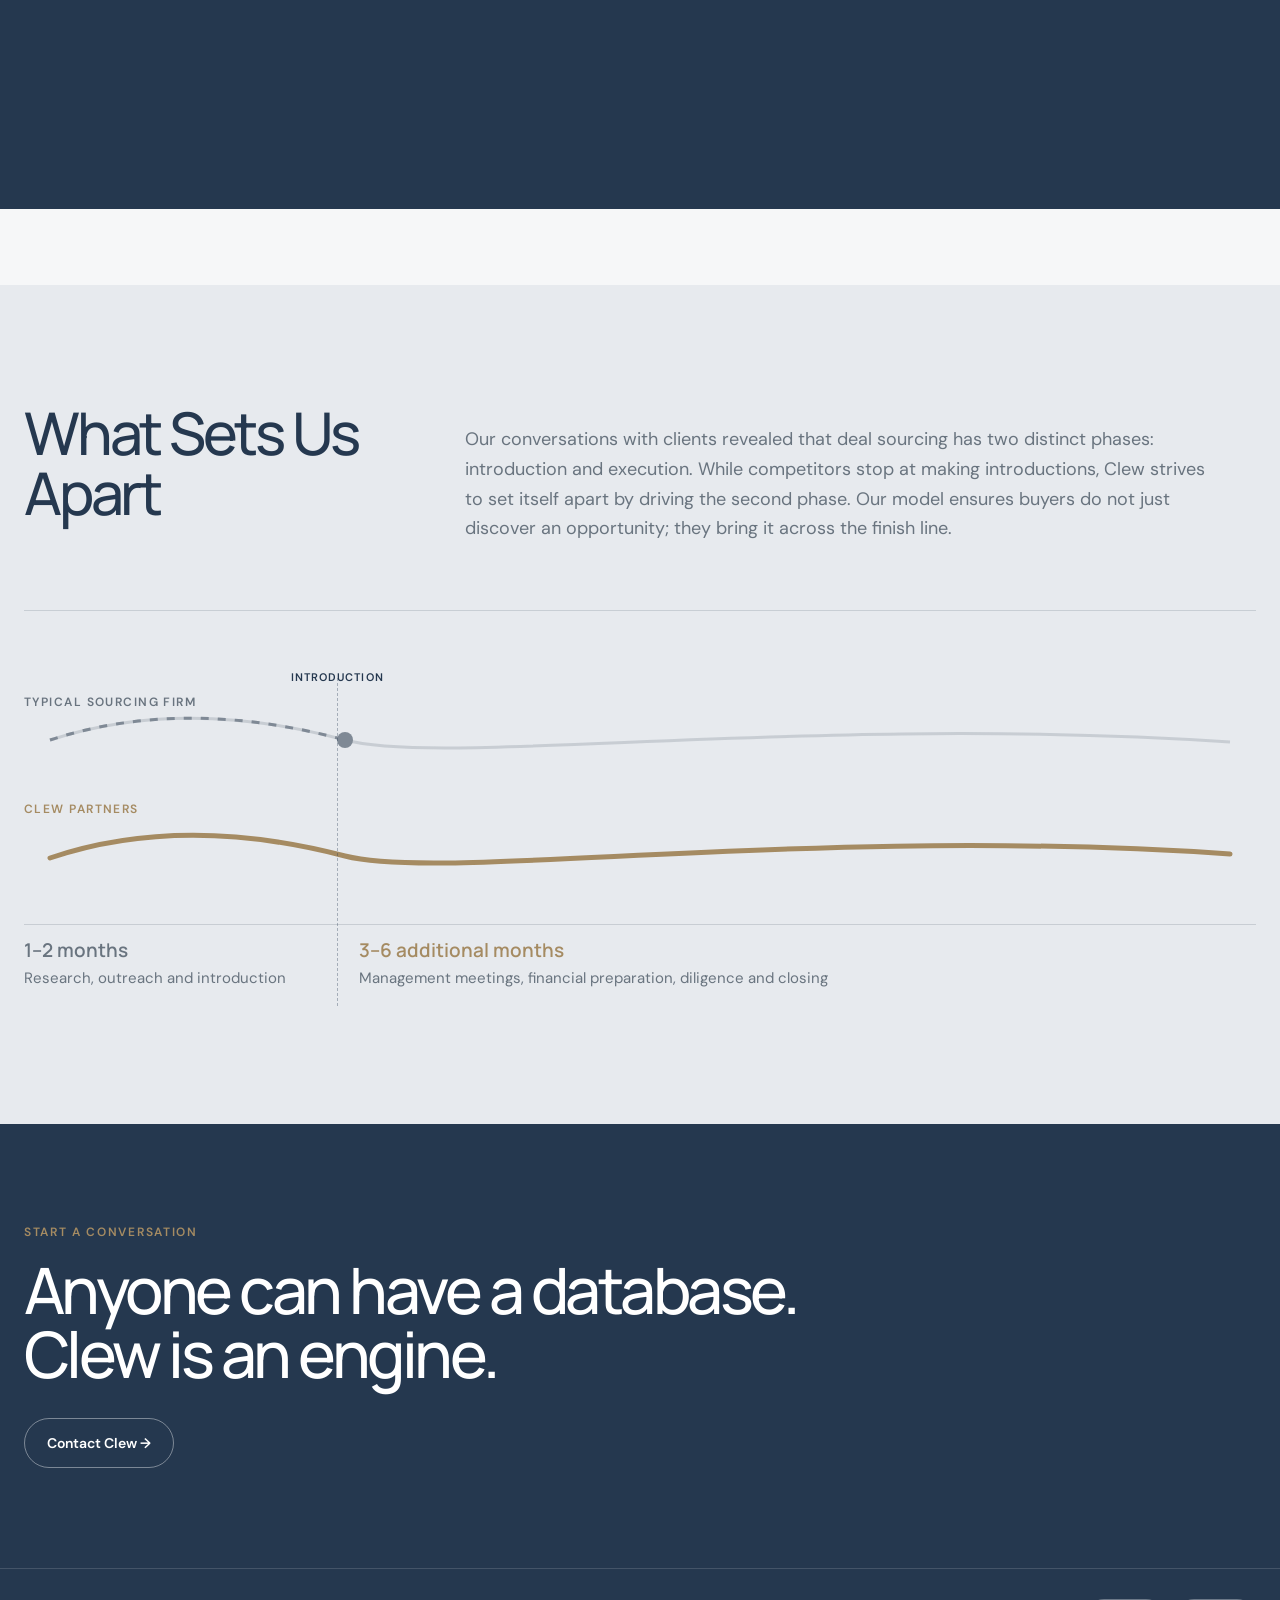
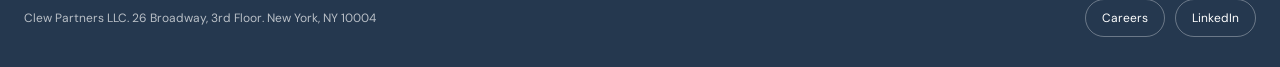
<file: process.html>
<!doctype html>
<html lang="en"><head><meta charset="utf-8"><meta name="viewport" content="width=device-width,initial-scale=1">
<title>Our Process — Clew Partners</title><meta name="description" content="How Clew Partners researches, develops, and closes proprietary acquisition opportunities.">
<link rel="preconnect" href="https://fonts.googleapis.com"><link rel="preconnect" href="https://fonts.gstatic.com" crossorigin><link href="https://fonts.googleapis.com/css2?family=DM+Sans:wght@400;500;600&family=Manrope:wght@400;500;600;700&display=swap" rel="stylesheet">
<style>
:root{--navy:#25384f;--blue:#3d5872;--mist:#e7eaee;--paper:#f6f7f8;--gold:#a58b62;--muted:#69747f;--line:rgba(37,56,79,.16);--max:1240px}*{box-sizing:border-box}html{scroll-behavior:smooth}body{margin:0;background:var(--paper);color:var(--navy);font-family:"DM Sans",sans-serif;overflow-x:hidden}a{color:inherit;text-decoration:none}.shell{width:min(calc(100% - 48px),var(--max));margin:auto}
.nav{height:84px;display:flex;align-items:center;justify-content:space-between}.brand{font:700 33px/1 "Manrope",sans-serif;letter-spacing:-.055em;white-space:nowrap}.brand small{display:block;font:500 8px/1.4 "DM Sans";letter-spacing:.22em;text-transform:uppercase;margin-top:5px}.navlinks{display:flex;gap:27px;font-size:14px;align-items:center}.navlinks a,.navlinks span{opacity:.76}.navlinks a:hover,.navlinks .active{opacity:1}.navlinks .active{font-weight:600}.navdrop{position:relative;padding:24px 0}.navdrop>span:after{content:none;margin-left:6px}.dropdown{position:absolute;top:62px;left:-18px;min-width:170px;background:white;border:1px solid var(--line);box-shadow:0 16px 36px rgba(37,56,79,.12);padding:9px;opacity:0;visibility:hidden;transform:translateY(-6px);transition:.2s;z-index:20}.dropdown a{display:block;padding:11px 12px}.dropdown a:hover{background:var(--paper)}.navdrop:hover .dropdown,.navdrop:focus-within .dropdown{opacity:1;visibility:visible;transform:none}.nav-cta{border:1px solid var(--navy);padding:12px 18px;border-radius:999px;opacity:1!important}
.kicker{font-size:12px;text-transform:uppercase;letter-spacing:.14em;color:var(--gold);font-weight:600}.research-hero{padding:92px 0 118px;border-bottom:1px solid var(--line)}.hero-grid{display:block;margin-top:38px}.big-number{font:500 clamp(120px,20vw,270px)/.75 "Manrope";letter-spacing:-.085em}.hero-copy{margin-top:48px;max-width:920px}.hero-copy p{font-size:clamp(20px,2vw,27px);line-height:1.6;color:#526171;margin:0}
section{padding:118px 0}.head{display:grid;grid-template-columns:.65fr 1.35fr;gap:60px;margin-bottom:66px}.head h2{font:500 clamp(40px,4.6vw,68px)/1.02 "Manrope";letter-spacing:-.055em;margin:0}.head p{font-size:18px;line-height:1.65;color:var(--muted);margin:22px 0 0;max-width:760px}
.comparison{background:var(--mist)}.comparison .kicker{display:inline-block;font-size:15px;letter-spacing:.16em;color:var(--navy);border-bottom:2px solid var(--gold);padding-bottom:8px}.chart{border-top:1px solid var(--line);padding-top:45px}.chart-area{height:350px;position:relative}.chart svg{width:100%;height:235px;overflow:visible}.base{fill:none;stroke:rgba(37,56,79,.16);stroke-width:3}.competitor{fill:none;stroke:#7f8995;stroke-width:3;stroke-dasharray:8 9;stroke-dashoffset:340}.clew{fill:none;stroke:var(--gold);stroke-width:5;stroke-linecap:round;stroke-dasharray:1400;stroke-dashoffset:1400}.divider{stroke:rgba(37,56,79,.25);stroke-dasharray:4 6}.in-view .competitor{animation:short .9s ease forwards}.in-view .clew{animation:long 2.4s ease forwards}.stop{fill:#7f8995;opacity:0}.in-view .stop{animation:show .25s forwards .85s}.label{position:absolute;left:0;font-size:12px;text-transform:uppercase;letter-spacing:.12em;font-weight:600}.label.one{top:38px;color:#69747f}.label.two{top:145px;color:var(--gold)}.handoff{position:absolute;left:25%;top:14px;transform:translateX(-50%);font-size:11px;text-transform:uppercase;letter-spacing:.1em;font-weight:600}.phases{display:grid;grid-template-columns:1fr 3fr;position:absolute;bottom:0;left:0;right:0}.phase{border-top:1px solid var(--line);padding:14px 18px 0 0;font-size:15px;line-height:1.45;color:var(--muted);min-height:82px}.phase:last-child{border-left:1px solid rgba(37,56,79,.25);padding-left:22px}.phase strong{display:block;font:600 19px/1.2 "Manrope";margin-bottom:6px}.phase:last-child strong{color:var(--gold)}.timeline-note{margin-top:45px;max-width:980px}.timeline-note p{font-size:19px;line-height:1.7;color:var(--muted);margin:0}
.funnel{max-width:1120px;margin:42px auto 0}.funnel-bottom{text-align:center}.funnel-bottom strong{font:500 clamp(58px,7vw,94px)/.9 "Manrope";letter-spacing:-.055em;color:var(--gold)}.funnel-bottom span{display:block;color:var(--muted);font-size:18px;margin-top:14px}.funnel-body{margin:0 auto 34px;display:flex;flex-direction:column;align-items:center;gap:10px}.funnel-step{width:var(--w);background:var(--navy);color:white;position:relative;display:grid;place-items:center;min-height:106px;padding:22px 34px;clip-path:polygon(3% 0,97% 0,94% 100%,6% 100%);opacity:0;transform:translateY(28px) scale(.97);transition:min-height .42s cubic-bezier(.2,.8,.2,1),transform .42s,background .3s,opacity .65s}.funnel.in-view .funnel-step{opacity:1;transform:none;transition-delay:calc(var(--i) * .11s)}.funnel-step:hover,.funnel-step:focus{min-height:158px;transform:scale(1.018);background:var(--blue);outline:none;transition-delay:0s}.num{position:absolute;left:7%;top:50%;transform:translateY(-50%);font-size:13px;color:#c5af8b}.funnel-step h3{font:500 clamp(29px,3.5vw,48px)/1 "Manrope";letter-spacing:-.04em;margin:0;transition:transform .35s}.funnel-step p{position:absolute;left:12%;right:12%;bottom:22px;text-align:center;font-size:15px;line-height:1.5;color:rgba(255,255,255,.82);margin:0;opacity:0;transform:translateY(12px);transition:.35s}.funnel-step:hover h3,.funnel-step:focus h3{transform:translateY(-27px)}.funnel-step:hover p,.funnel-step:focus p{opacity:1;transform:none}
.closing{padding:100px 0;background:var(--navy);color:white}.closing h2{font:500 clamp(42px,5vw,72px)/1 "Manrope";letter-spacing:-.055em;max-width:820px;margin:18px 0 0}.btn{display:inline-flex;margin-top:32px;border:1px solid rgba(255,255,255,.4);border-radius:999px;padding:15px 22px;font-size:14px;font-weight:600}.footer{background:var(--navy);color:rgba(255,255,255,.58);border-top:1px solid rgba(255,255,255,.14);padding:30px 0;font-size:12px}.footer-row{display:flex;justify-content:space-between}.reveal{opacity:0;transform:translateY(24px);transition:.75s}.reveal.visible{opacity:1;transform:none}@keyframes long{to{stroke-dashoffset:0}}@keyframes short{to{stroke-dashoffset:0}}@keyframes show{to{opacity:1}}
@media(max-width:900px){.navlinks{display:none}.hero-grid,.head{grid-template-columns:1fr}.chart-area{overflow-x:auto}.chart svg,.phases{min-width:900px}.handoff{left:225px}.timeline-note{grid-template-columns:1fr}.funnel-step{width:100%!important;clip-path:none;grid-template-columns:55px 180px 1fr}}@media(max-width:600px){.shell{width:calc(100% - 28px)}.nav{height:68px}.research-hero{padding:68px 0 80px}.big-number{font-size:108px}.hero-copy p{font-size:18px}section{padding:84px 0}.funnel-step{grid-template-columns:38px 1fr;padding:22px 20px}.funnel-step p{grid-column:2}.footer-row{flex-direction:column;gap:8px}}@media(prefers-reduced-motion:reduce){.competitor,.clew{stroke-dashoffset:0!important;animation:none!important}.reveal{opacity:1;transform:none}}
.phases{grid-template-columns:305fr 895fr}.handoff{left:25.4167%}.phase:last-child{border-left:0}.phases:before{content:none}.divider{display:none}.chart-area:after{content:"";position:absolute;left:25.4167%;top:22px;bottom:0;border-left:1px dashed rgba(37,56,79,.34);pointer-events:none;z-index:2}
</style><link rel="stylesheet" href="assets/motion.css"></head><body>
<header class="shell nav"><a class="brand" href="index.html">Clew Partners</a><nav class="navlinks" aria-label="Primary navigation"><a href="index.html">Platform</a><a href="culture.html">Culture</a><a class="active" href="process.html">Approach</a><a href="team.html">Team</a><div class="navdrop"><button class="insights-trigger" type="button" aria-haspopup="true">Insights</button><div class="dropdown"><a href="buyer-insights.html">For Buyers</a><a href="seller-insights.html">For Sellers</a></div></div><a class="nav-cta" href="mailto:ingo@clewpartners.com">Start a conversation</a></nav></header>
<main>
<section class="research-hero"><div class="shell"><div class="kicker">The foundation</div><div class="hero-grid"><div class="big-number reveal">40,000</div><div class="hero-copy reveal"><p>Clew maintains an active pipeline of 40,000 businesses, a database built through a decade of rigorous research. Enhanced by advanced AI capabilities, our market intelligence enables us to confidently deliver the exclusive, off-market opportunities we promise.</p></div></div></div></section>
<section><div class="shell"><div class="kicker reveal">How Clew works</div><div class="funnel reveal"><div class="funnel-body">
<article class="funnel-step" tabindex="0" style="--w:100%;--i:0"><div class="num">01</div><h3>Research</h3><p>Analyze businesses online, assess their viability, and prepare for outreach.</p></article>
<article class="funnel-step" tabindex="0" style="--w:92%;--i:1"><div class="num">02</div><h3>Connect</h3><p>Establish a relationship with the owner and build a core business profile.</p></article>
<article class="funnel-step" tabindex="0" style="--w:84%;--i:2"><div class="num">03</div><h3>Introduce</h3><p>Present a qualified opportunity to the right buyer after owner permission is granted and appropriate NDAs are signed.</p></article>
<article class="funnel-step" tabindex="0" style="--w:76%;--i:3"><div class="num">04</div><h3>Observe</h3><p>Bring the buyer and owner together in person to strengthen the relationship and test strategic and cultural fit.</p></article>
<article class="funnel-step" tabindex="0" style="--w:68%;--i:4"><div class="num">05</div><h3>Diligence</h3><p>Translate buyer requests, organize financial and operating information, resolve slowdowns, and keep both parties moving through each round of review.</p></article>
<article class="funnel-step" tabindex="0" style="--w:60%;--i:5"><div class="num">06</div><h3>Close</h3><p>Remain engaged through the final decisions, documentation, and coordination required to complete the transaction.</p></article>
</div><div class="funnel-bottom"><strong>42 closed deals</strong><span>$500 million TEV</span></div></div></div></section>
<section class="comparison"><div class="shell"><div class="head reveal"><h2>What Sets Us Apart</h2><div><p>Our conversations with clients revealed that deal sourcing has two distinct phases: introduction and execution. While competitors stop at making introductions, Clew strives to set itself apart by driving the second phase. Our model ensures buyers do not just discover an opportunity; they bring it across the finish line.</p></div></div><div class="chart reveal"><div class="chart-area"><div class="label one">Typical sourcing firm</div><div class="label two">Clew Partners</div><div class="handoff">Introduction</div><svg viewBox="0 0 1200 235" role="img" aria-label="Typical firms stop after the first quarter of the timeline while Clew continues through close"><line class="divider" x1="305" y1="22" x2="305" y2="226"/><path class="base" d="M10 84 C105 53 205 57 305 84 S770 58 1190 86"/><path class="competitor" d="M10 84 C105 53 205 57 305 84"/><circle class="stop" cx="305" cy="84" r="8"/><path class="base" d="M10 202 C105 170 205 174 305 200 S770 169 1190 198"/><path class="clew" d="M10 202 C105 170 205 174 305 200 S770 169 1190 198"/></svg><div class="phases"><div class="phase"><strong>1–2 months</strong>Research, outreach and introduction</div><div class="phase"><strong>3–6 additional months</strong>Management meetings, financial preparation, diligence and closing</div></div></div></div></div></section>
<section class="closing" id="contact"><div class="shell reveal"><div class="kicker">Start a conversation</div><h2>Anyone can have a database. Clew is an engine.</h2><a class="btn" href="mailto:ingo@clewpartners.com">Contact Clew →</a></div></section>
</main><footer class="site-footer"><div class="shell site-footer-row"><span>Clew Partners LLC. 26 Broadway, 3rd Floor. New York, NY 10004</span><nav class="footer-actions" aria-label="Company links"><a href="mailto:ingo@clewpartners.com">Careers</a><a href="https://www.linkedin.com/company/clew-partners-llc" target="_blank" rel="noopener noreferrer">LinkedIn</a></nav></div></footer>
<script>const io=new IntersectionObserver(es=>es.forEach(e=>{if(e.isIntersecting){e.target.classList.add('visible');if(e.target.classList.contains('chart')||e.target.classList.contains('funnel'))e.target.classList.add('in-view')}}),{threshold:.12});document.querySelectorAll('.reveal').forEach(el=>io.observe(el));</script><script src="assets/motion.js"></script></body></html>
</file>
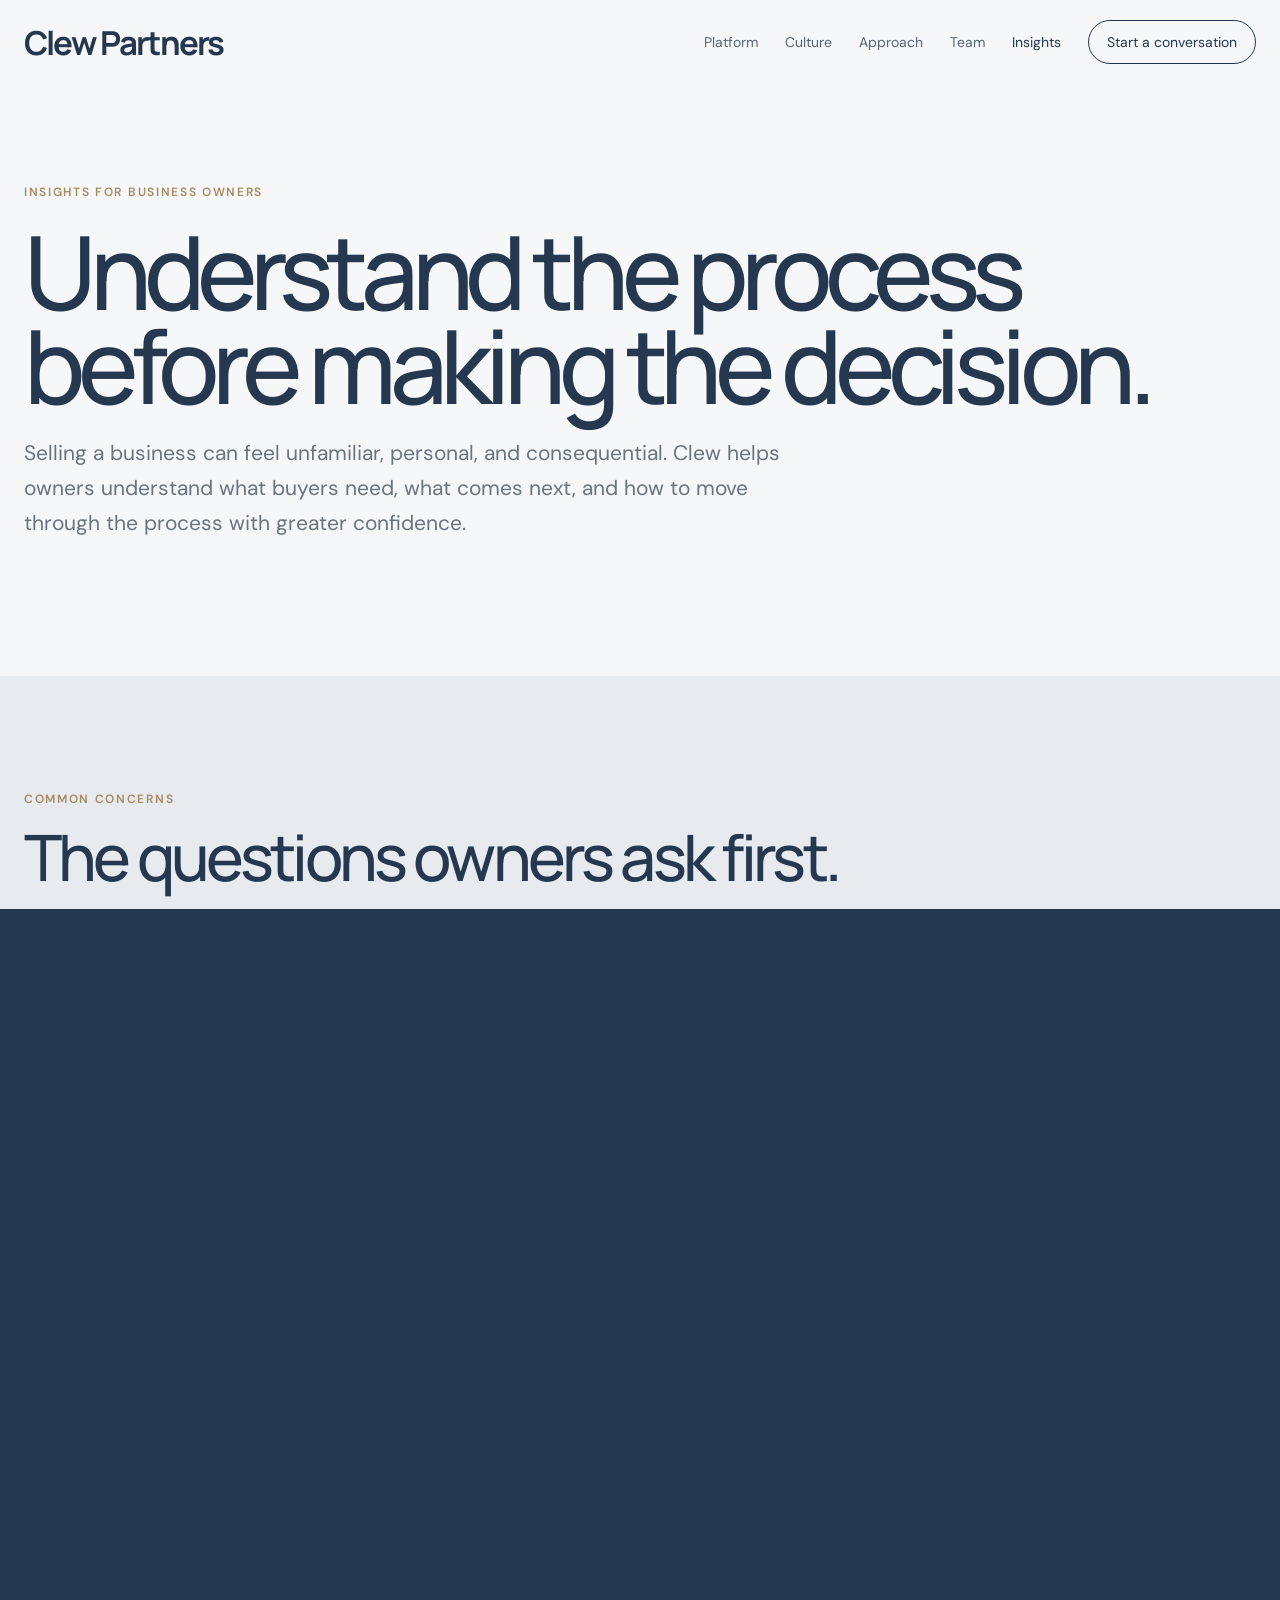
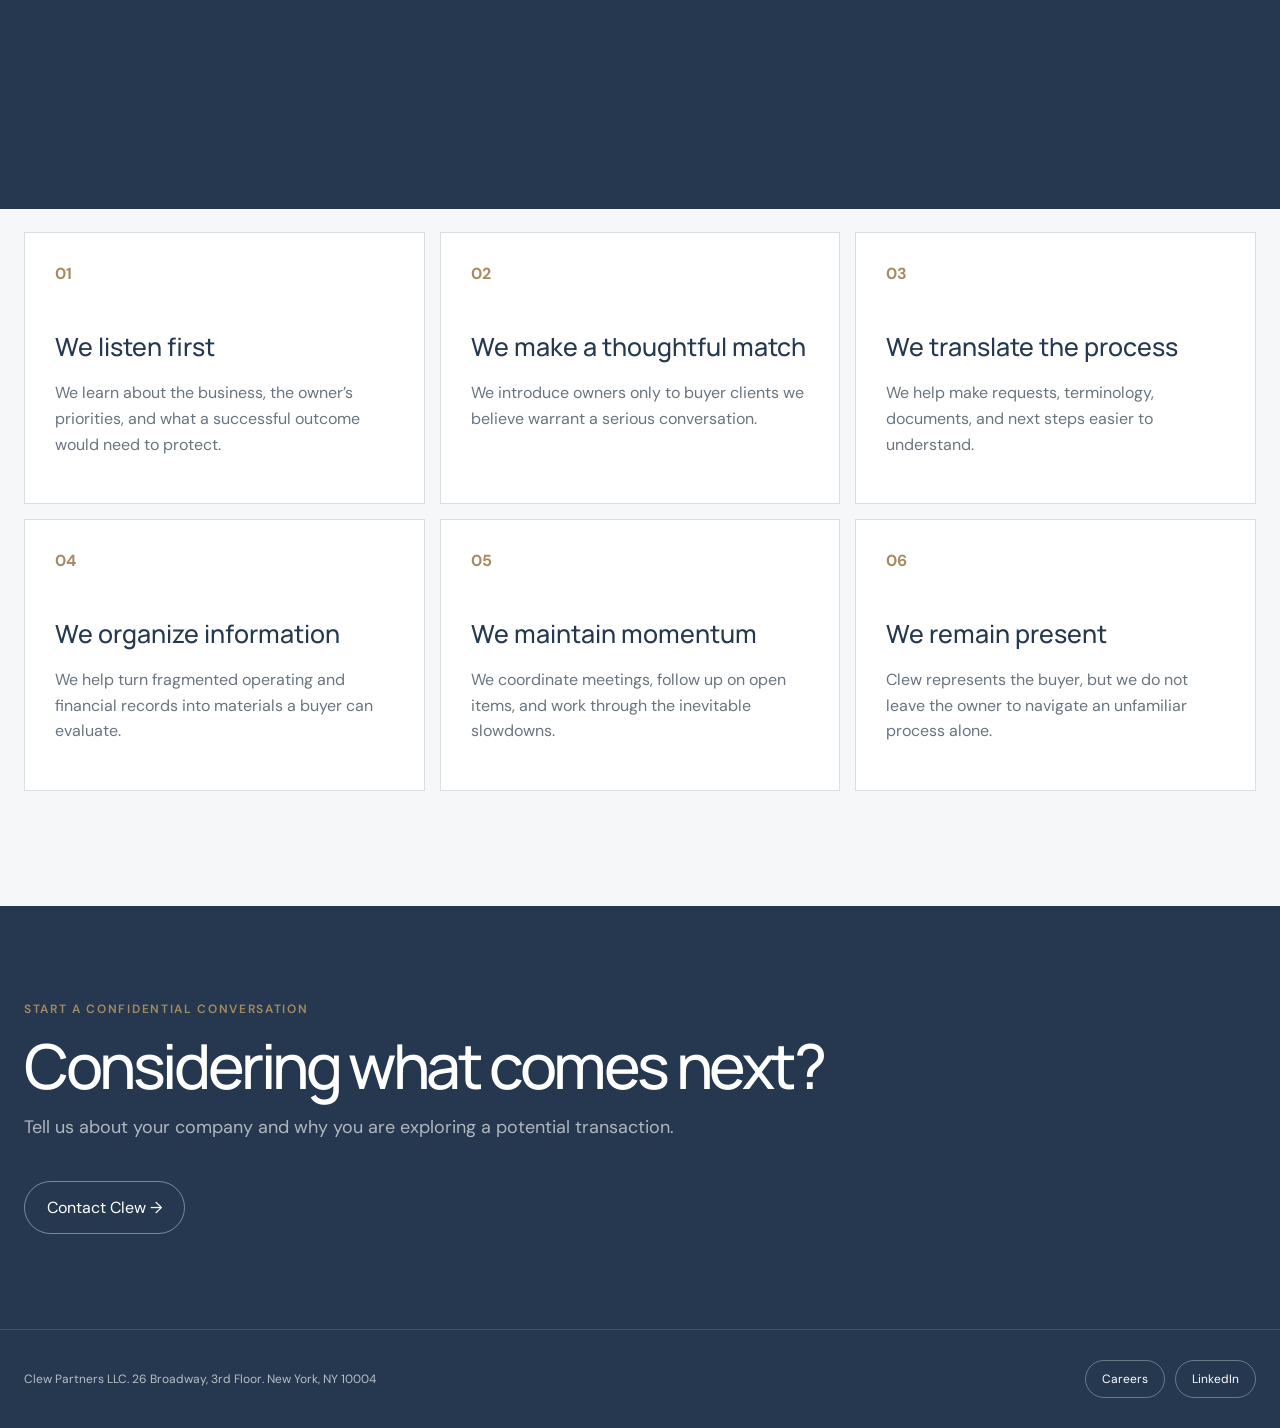
<file: seller-insights.html>
<!doctype html><html lang="en"><head><meta charset="utf-8"><meta name="viewport" content="width=device-width,initial-scale=1"><title>Seller Insights — Clew Partners</title><link rel="preconnect" href="https://fonts.googleapis.com"><link rel="preconnect" href="https://fonts.gstatic.com" crossorigin><link href="https://fonts.googleapis.com/css2?family=DM+Sans:wght@400;500;600&family=Manrope:wght@400;500;600;700&display=swap" rel="stylesheet"><link rel="stylesheet" href="assets/motion.css"><script defer src="assets/motion.js"></script><style>
:root{--n:#25384f;--m:#e7eaee;--p:#f6f7f8;--g:#a58b62;--u:#69747f;--l:rgba(37,56,79,.16);--x:1240px}*{box-sizing:border-box}body{margin:0;background:var(--p);color:var(--n);font-family:"DM Sans",sans-serif}a{color:inherit;text-decoration:none}.shell{width:min(calc(100% - 48px),var(--x));margin:auto}.nav{height:84px;display:flex;align-items:center;justify-content:space-between}.brand{font:700 33px/1 "Manrope",sans-serif;letter-spacing:-.055em;white-space:nowrap}.brand small{display:block;font-size:8px;letter-spacing:.22em;text-transform:uppercase;margin-top:5px}.navlinks{display:flex;gap:27px;font-size:14px;align-items:center}.navlinks a,.navlinks span{opacity:.76}.navdrop{position:relative;padding:24px 0}.navdrop>span:after{content:none;margin-left:6px}.dropdown{position:absolute;top:62px;left:-18px;min-width:170px;background:white;border:1px solid var(--l);box-shadow:0 16px 36px #25384f1f;padding:9px;opacity:0;visibility:hidden;z-index:4}.dropdown a{display:block;padding:11px 12px}.dropdown a:hover{background:var(--p)}.navdrop:hover .dropdown{opacity:1;visibility:visible}.nav-cta{border:1px solid var(--n);padding:12px 18px;border-radius:999px;opacity:1!important}.hero{padding:100px 0 115px}.k{font-size:12px;text-transform:uppercase;letter-spacing:.14em;color:var(--g);font-weight:600}.hero h1{font:500 clamp(60px,8vw,112px)/.92 "Manrope";letter-spacing:-.07em;margin:24px 0}.hero p{font-size:21px;line-height:1.65;color:var(--u);max-width:800px}.concerns{background:var(--m);padding:115px 0}.concerns h2,.process h2{font:500 clamp(44px,5vw,70px)/1 "Manrope";letter-spacing:-.06em;margin:18px 0 55px}.list{border-top:1px solid var(--l)}details{border-bottom:1px solid var(--l);padding:27px 0}summary{cursor:pointer;list-style:none;font:500 24px "Manrope";display:flex;justify-content:space-between}summary:after{content:"+";color:var(--g)}details[open] summary:after{content:"–"}details p{font-size:17px;line-height:1.7;color:var(--u);max-width:820px}.process{padding:115px 0}.steps{display:grid;grid-template-columns:repeat(3,1fr);gap:15px}.step{background:white;border:1px solid var(--l);padding:30px;min-height:250px}.step b{color:var(--g)}.step h3{font:500 25px "Manrope";margin:45px 0 15px}.step p{color:var(--u);line-height:1.6}.closing{background:var(--n);color:white;padding:95px 0}.closing h2{font:500 62px/1 "Manrope";letter-spacing:-.055em;margin:18px 0}.closing p{color:#ffffffa3;font-size:18px}.btn{display:inline-block;margin-top:24px;border:1px solid #ffffff66;border-radius:999px;padding:15px 22px}.foot{background:var(--n);border-top:1px solid #ffffff22;color:#ffffff91;padding:30px 0;font-size:12px}@media(max-width:900px){.navlinks{display:none}.steps{grid-template-columns:1fr}}@media(max-width:600px){.shell{width:calc(100% - 28px)}.hero h1{font-size:60px}}</style></head><body>
<header class="shell nav"><a class="brand" href="index.html">Clew Partners</a><nav class="navlinks" aria-label="Primary navigation"><a href="index.html">Platform</a><a href="culture.html">Culture</a><a href="process.html">Approach</a><a href="team.html">Team</a><div class="navdrop"><button class="insights-trigger active" type="button" aria-haspopup="true">Insights</button><div class="dropdown"><a href="buyer-insights.html">For Buyers</a><a href="seller-insights.html">For Sellers</a></div></div><a class="nav-cta" href="mailto:ingo@clewpartners.com">Start a conversation</a></nav></header>
<main><section class="hero"><div class="shell"><div class="k">Insights for business owners</div><h1>Understand the process before making the decision.</h1><p>Selling a business can feel unfamiliar, personal, and consequential. Clew helps owners understand what buyers need, what comes next, and how to move through the process with greater confidence.</p></div></section>
<section class="concerns"><div class="shell"><div class="k">Common concerns</div><h2>The questions owners ask first.</h2><div class="list"><details><summary>Will a private equity buyer replace my employees?</summary><p>Not every buyer has the same plan. Many acquire a business because of the team, customer relationships, and operating knowledge already in place. Clew works to connect owners with buyers whose strategy and expectations fit the business, then helps both parties discuss employees and leadership directly before a transaction advances.</p></details><details><summary>What will happen to the company’s name and legacy?</summary><p>Brand, culture, and legacy are valid transaction priorities. Some buyers preserve an existing identity; others integrate companies over time. We help surface what matters to the owner early so the right questions are addressed before expectations harden.</p></details><details><summary>Will the process remain confidential?</summary><p>Conversations begin discreetly. A buyer is introduced only after the owner grants permission and appropriate confidentiality agreements are in place.</p></details><details><summary>What information will a buyer request?</summary><p>Requests typically become more detailed as interest develops, moving from high-level company and financial information to supporting records during diligence. Clew clarifies what is being requested, why it matters, and how the information can be organized.</p></details><details><summary>Does speaking with Clew mean I have committed to selling?</summary><p>No. An initial conversation is an opportunity to understand the market and consider whether a particular buyer could be a fit. Timing may be immediate, years away, or not right at all.</p></details></div></div></section>
<section class="process"><div class="shell"><div class="k">Working with Clew</div><h2>A steady point of contact from conversation to close.</h2><div class="steps"><article class="step"><b>01</b><h3>We listen first</h3><p>We learn about the business, the owner’s priorities, and what a successful outcome would need to protect.</p></article><article class="step"><b>02</b><h3>We make a thoughtful match</h3><p>We introduce owners only to buyer clients we believe warrant a serious conversation.</p></article><article class="step"><b>03</b><h3>We translate the process</h3><p>We help make requests, terminology, documents, and next steps easier to understand.</p></article><article class="step"><b>04</b><h3>We organize information</h3><p>We help turn fragmented operating and financial records into materials a buyer can evaluate.</p></article><article class="step"><b>05</b><h3>We maintain momentum</h3><p>We coordinate meetings, follow up on open items, and work through the inevitable slowdowns.</p></article><article class="step"><b>06</b><h3>We remain present</h3><p>Clew represents the buyer, but we do not leave the owner to navigate an unfamiliar process alone.</p></article></div></div></section>
<section class="closing" id="contact"><div class="shell"><div class="k">Start a confidential conversation</div><h2>Considering what comes next?</h2><p>Tell us about your company and why you are exploring a potential transaction.</p><a class="btn" href="mailto:ingo@clewpartners.com">Contact Clew →</a></div></section></main><footer class="site-footer"><div class="shell site-footer-row"><span>Clew Partners LLC. 26 Broadway, 3rd Floor. New York, NY 10004</span><nav class="footer-actions" aria-label="Company links"><a href="mailto:ingo@clewpartners.com">Careers</a><a href="https://www.linkedin.com/company/clew-partners-llc" target="_blank" rel="noopener noreferrer">LinkedIn</a></nav></div></footer></body></html>
</file>
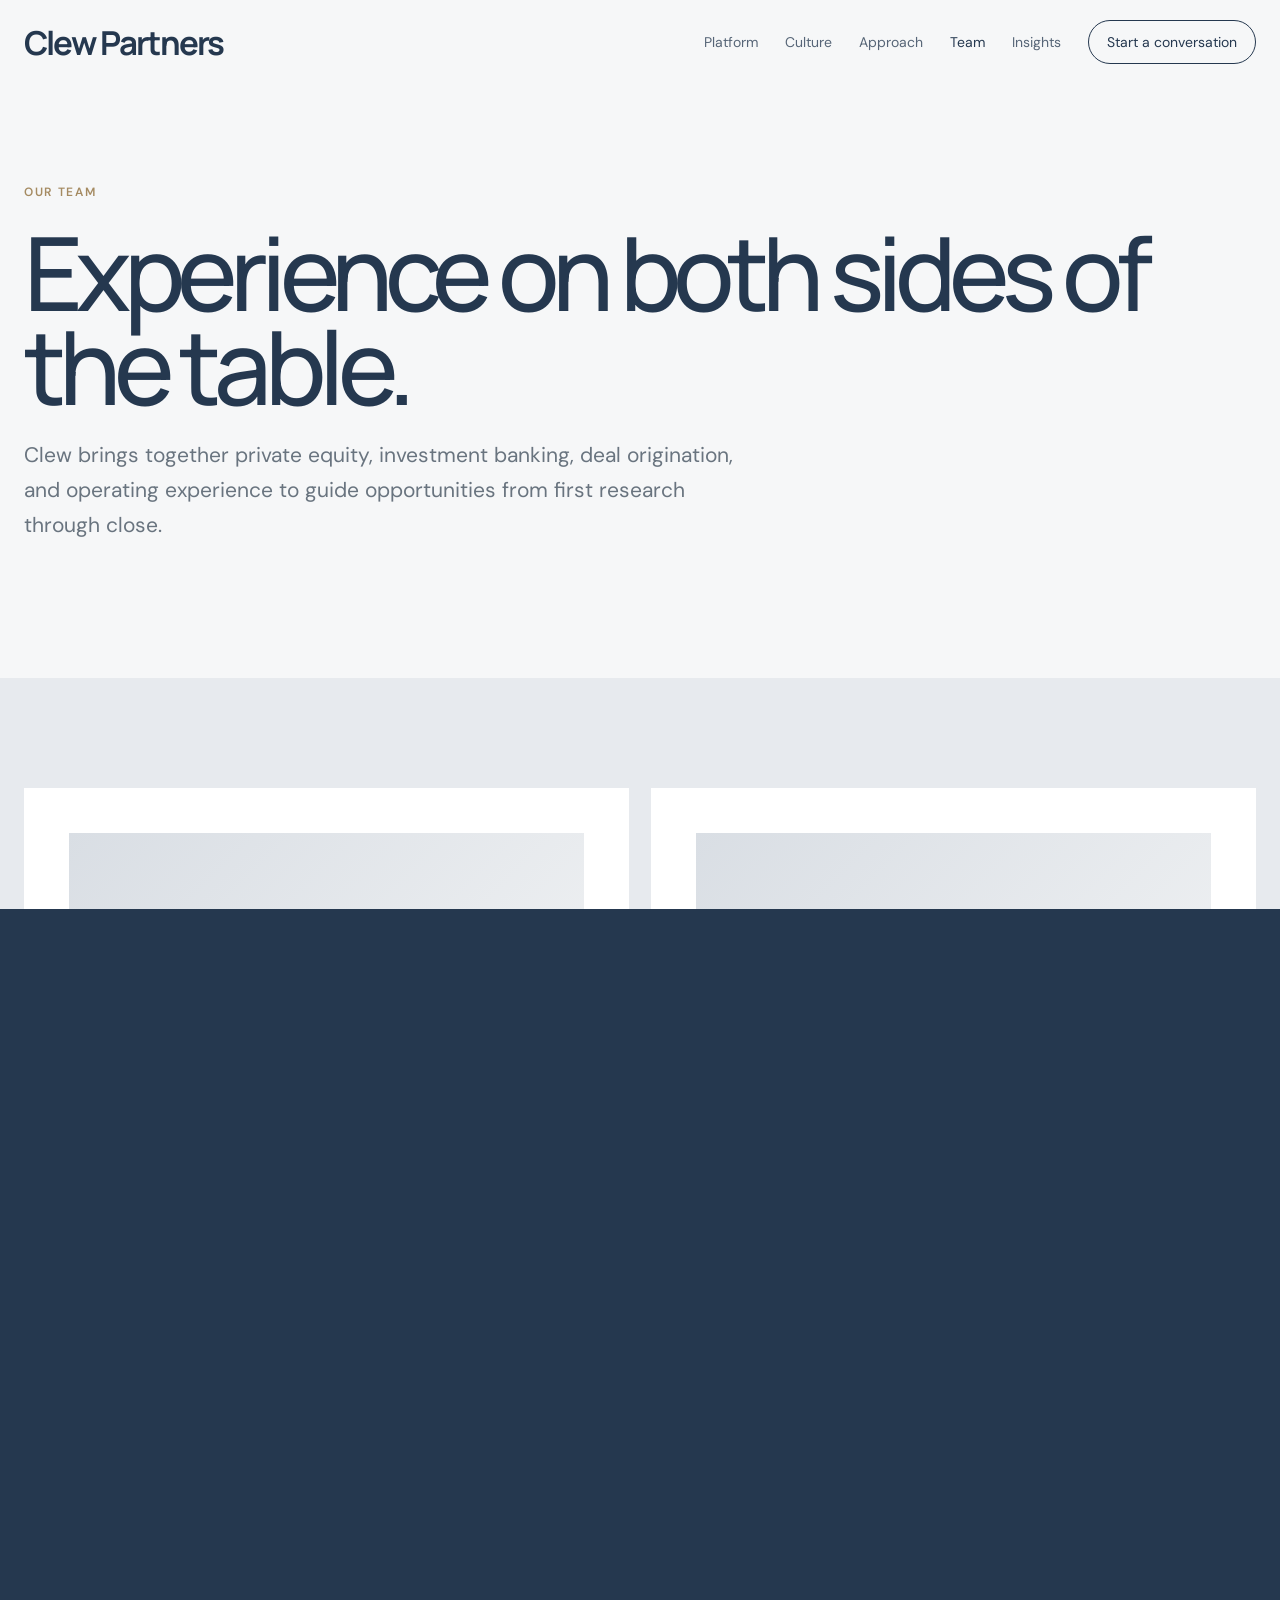
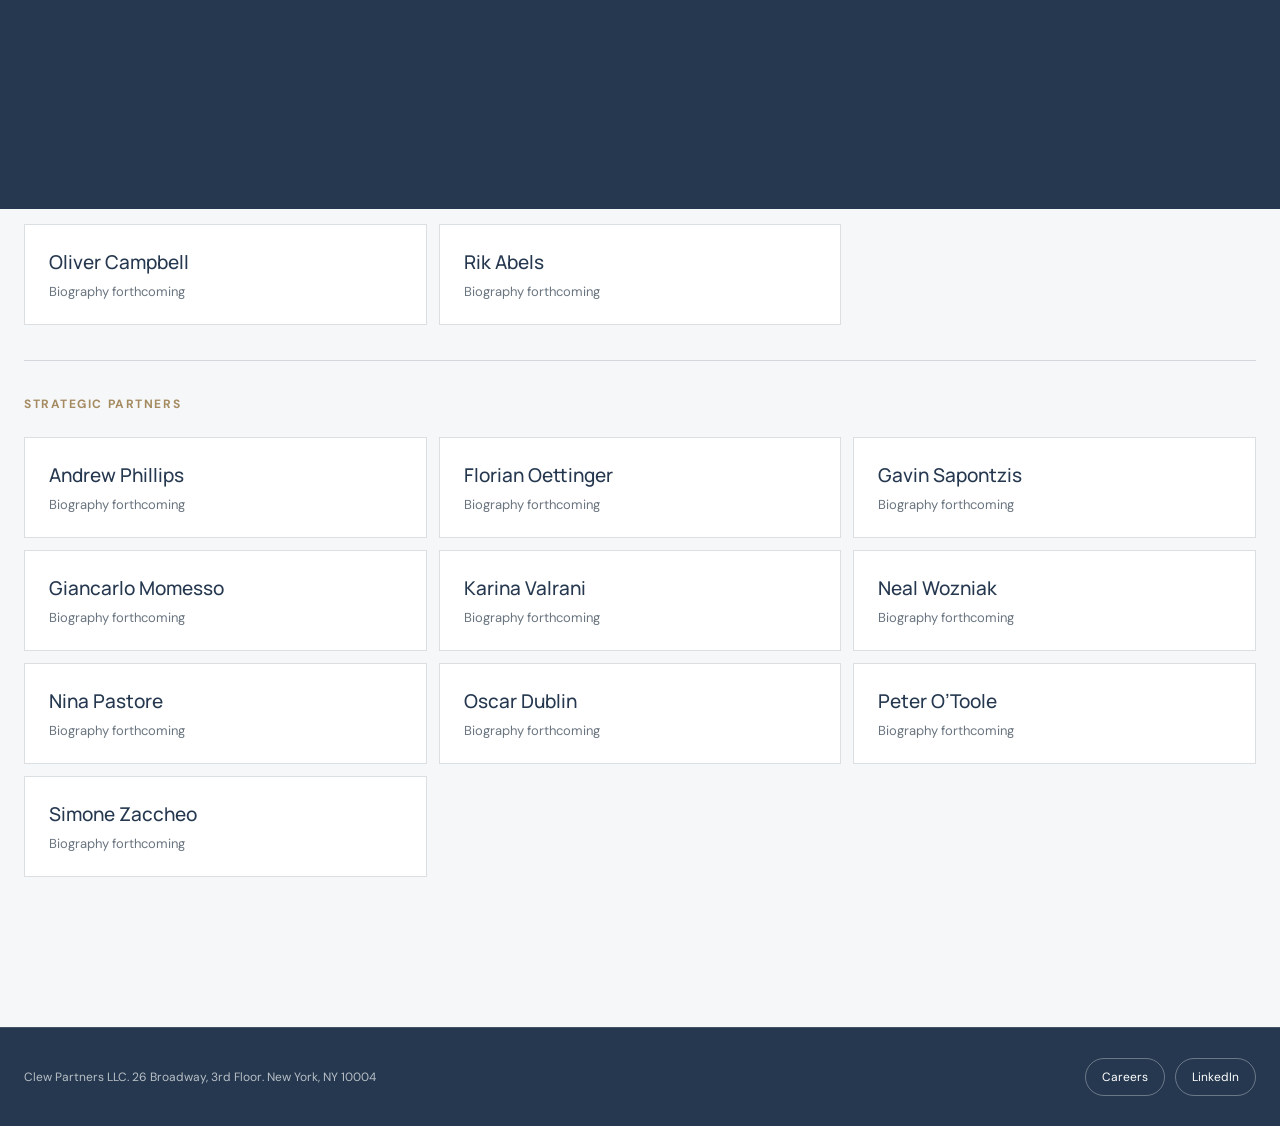
<file: team.html>
<!doctype html><html lang="en"><head><meta charset="utf-8"><meta name="viewport" content="width=device-width,initial-scale=1"><title>Team — Clew Partners</title><link rel="preconnect" href="https://fonts.googleapis.com"><link rel="preconnect" href="https://fonts.gstatic.com" crossorigin><link href="https://fonts.googleapis.com/css2?family=DM+Sans:wght@400;500;600&family=Manrope:wght@400;500;600;700&display=swap" rel="stylesheet"><link rel="stylesheet" href="assets/motion.css"><script defer src="assets/motion.js"></script><style>
:root{--n:#25384f;--b:#3d5872;--m:#e7eaee;--p:#f6f7f8;--g:#a58b62;--u:#69747f;--l:rgba(37,56,79,.16);--x:1240px}*{box-sizing:border-box}body{margin:0;background:var(--p);color:var(--n);font-family:"DM Sans",sans-serif}a{color:inherit;text-decoration:none}.shell{width:min(calc(100% - 48px),var(--x));margin:auto}.nav{height:84px;display:flex;align-items:center;justify-content:space-between}.brand{font:700 33px/1 "Manrope",sans-serif;letter-spacing:-.055em;white-space:nowrap}.brand small{display:block;font-size:8px;letter-spacing:.22em;text-transform:uppercase;margin-top:5px}.navlinks{display:flex;gap:27px;font-size:14px;align-items:center}.navlinks a,.navlinks span{opacity:.76}.navlinks .active,.navlinks a:hover{opacity:1}.navdrop{position:relative;padding:24px 0}.navdrop>span:after{content:none;margin-left:6px}.dropdown{position:absolute;top:62px;left:-18px;min-width:170px;background:white;border:1px solid var(--l);box-shadow:0 16px 36px #25384f1f;padding:9px;opacity:0;visibility:hidden;transition:.2s;z-index:4}.dropdown a{display:block;padding:11px 12px}.dropdown a:hover{background:var(--p)}.navdrop:hover .dropdown,.navdrop:focus-within .dropdown{opacity:1;visibility:visible}.nav-cta{border:1px solid var(--n);padding:12px 18px;border-radius:999px;opacity:1!important}.hero{padding:100px 0 115px}.k{font-size:12px;text-transform:uppercase;letter-spacing:.14em;color:var(--g);font-weight:600}.hero h1{font:500 clamp(65px,8vw,116px)/.92 "Manrope";letter-spacing:-.07em;margin:25px 0}.hero p{font-size:21px;line-height:1.65;color:var(--u);max-width:720px}.founders{background:var(--m);padding:110px 0}.grid{display:grid;grid-template-columns:1fr 1fr;gap:22px}.founder{background:white;padding:45px;min-height:520px}.portrait{height:170px;background:linear-gradient(135deg,#d9dee4,#eef0f2);display:grid;place-items:center;color:#84909b;font-size:13px;margin-bottom:38px}.role{color:var(--g);text-transform:uppercase;letter-spacing:.12em;font-size:12px}.founder h2{font:500 37px/1.05 "Manrope";margin:12px 0 25px}.founder ul{padding-left:18px;color:var(--u);font-size:16px;line-height:1.65}.roster{padding:115px 0}.roster h2{font:500 54px/1 "Manrope";letter-spacing:-.055em;margin:18px 0 55px}.group{border-top:1px solid var(--l);padding:35px 0}.group h3{font-size:12px;text-transform:uppercase;letter-spacing:.13em;color:var(--g);margin:0 0 25px}.names{display:grid;grid-template-columns:repeat(3,1fr);gap:12px}.person{background:white;border:1px solid var(--l);padding:24px}.person strong{font:500 19px "Manrope";display:block}.person span{font-size:13px;color:var(--u);display:block;margin-top:8px}.foot{background:var(--n);color:#ffffff91;padding:30px 0;font-size:12px}@media(max-width:900px){.navlinks{display:none}.grid,.names{grid-template-columns:1fr 1fr}}@media(max-width:600px){.shell{width:calc(100% - 28px)}.hero{padding:75px 0}.hero h1{font-size:64px}.grid,.names{grid-template-columns:1fr}.founder{padding:28px}}</style></head><body>
<header class="shell nav"><a class="brand" href="index.html">Clew Partners</a><nav class="navlinks" aria-label="Primary navigation"><a href="index.html">Platform</a><a href="culture.html">Culture</a><a href="process.html">Approach</a><a class="active" href="team.html">Team</a><div class="navdrop"><button class="insights-trigger" type="button" aria-haspopup="true">Insights</button><div class="dropdown"><a href="buyer-insights.html">For Buyers</a><a href="seller-insights.html">For Sellers</a></div></div><a class="nav-cta" href="mailto:ingo@clewpartners.com">Start a conversation</a></nav></header>
<main><section class="hero"><div class="shell"><div class="k">Our team</div><h1>Experience on both sides of the table.</h1><p>Clew brings together private equity, investment banking, deal origination, and operating experience to guide opportunities from first research through close.</p></div></section>
<section class="founders"><div class="shell grid"><article class="founder"><div class="portrait">Portrait placeholder</div><div class="role">Managing Partner &amp; Co-Founder</div><h2>Ingo Stralkowski</h2><ul><li>20+ years of private equity, family office investing, and M&amp;A advisory experience</li><li>Previously at Ziff Brothers Investments, H.I.G. Capital, and Richard Vander Kaay &amp; Associates</li><li>M.B.A., The Wharton School; B.Sc., Frankfurt School of Finance &amp; Management</li><li>Native German speaker with working knowledge of Italian</li></ul></article><article class="founder"><div class="portrait">Portrait placeholder</div><div class="role">Managing Partner &amp; Co-Founder</div><h2>Jayson Remmelts, CFA</h2><ul><li>20+ years of investment banking, deal origination, and energy experience</li><li>Previously at Goldman Sachs, Barclays, and Louis Dreyfus Commodities</li><li>M.B.A., The Wharton School; B.A. in Economics, Dartmouth College</li><li>Advisor to Venture for America and Unreasonable Impact</li></ul></article></div></section>
<section class="roster"><div class="shell"><div class="k">The broader team</div><h2>Built to stay close to every mandate.</h2><div class="group"><h3>Principals</h3><div class="names"><div class="person"><strong>Oliver Campbell</strong><span>Biography forthcoming</span></div><div class="person"><strong>Rik Abels</strong><span>Biography forthcoming</span></div></div></div><div class="group"><h3>Strategic Partners</h3><div class="names"><div class="person"><strong>Andrew Phillips</strong><span>Biography forthcoming</span></div><div class="person"><strong>Florian Oettinger</strong><span>Biography forthcoming</span></div><div class="person"><strong>Gavin Sapontzis</strong><span>Biography forthcoming</span></div><div class="person"><strong>Giancarlo Momesso</strong><span>Biography forthcoming</span></div><div class="person"><strong>Karina Valrani</strong><span>Biography forthcoming</span></div><div class="person"><strong>Neal Wozniak</strong><span>Biography forthcoming</span></div><div class="person"><strong>Nina Pastore</strong><span>Biography forthcoming</span></div><div class="person"><strong>Oscar Dublin</strong><span>Biography forthcoming</span></div><div class="person"><strong>Peter O’Toole</strong><span>Biography forthcoming</span></div><div class="person"><strong>Simone Zaccheo</strong><span>Biography forthcoming</span></div></div></div></div></section></main><footer class="site-footer"><div class="shell site-footer-row"><span>Clew Partners LLC. 26 Broadway, 3rd Floor. New York, NY 10004</span><nav class="footer-actions" aria-label="Company links"><a href="mailto:ingo@clewpartners.com">Careers</a><a href="https://www.linkedin.com/company/clew-partners-llc" target="_blank" rel="noopener noreferrer">LinkedIn</a></nav></div></footer></body></html>
</file>
<file: assets/motion.css>
.page-wipe{position:fixed;inset:0;z-index:9999;background:#25384f;display:grid;place-items:center;color:white;font:500 clamp(34px,6vw,82px)/1 "Manrope",sans-serif;letter-spacing:-.055em;transform:translateY(101%);transition:transform .62s cubic-bezier(.76,0,.24,1);pointer-events:none}.page-wipe span{opacity:0;transform:translateY(18px);transition:.28s .18s;position:relative;z-index:1;background:#25384f;padding:12px 22px;color:#f6f7f8;font-size:clamp(20px,3vw,36px);letter-spacing:-.035em}.page-wipe i{position:absolute;left:0;top:50%;width:0;height:2px;background:linear-gradient(90deg,transparent,#c5af8b 14%,#a58b62 86%,transparent);transform:translateY(-50%);box-shadow:0 0 18px rgba(197,175,139,.42);transition:width .54s cubic-bezier(.65,0,.35,1) .06s}.page-wipe.active{transform:translateY(0)}.page-wipe.active span{opacity:1;transform:none}.page-wipe.active i{width:100%}
.motion-ready main{animation:page-enter .7s cubic-bezier(.2,.75,.25,1) both}.nav{position:sticky!important;top:0;z-index:100;transition:height .35s,background .35s,box-shadow .35s,padding .35s,width .35s;backdrop-filter:blur(0)}.nav.scrolled{height:64px!important;background:rgba(246,247,248,.88);box-shadow:0 10px 30px rgba(37,56,79,.08);backdrop-filter:blur(16px);padding-left:20px;padding-right:20px}
.navdrop>a:after{content:none;margin-left:6px}.navdrop>a{opacity:.76}.navdrop:hover>a{opacity:1}
body.motion-ready .hero h1 span{opacity:0;transform:translateY(65px);animation:hero-line .85s cubic-bezier(.2,.75,.2,1) forwards}body.motion-ready .hero h1 span:nth-child(2){animation-delay:.12s}body.motion-ready .hero h1 span:nth-child(3){animation-delay:.24s}body.motion-ready .hero-copy>p{animation:soft-rise .7s .42s both}body.motion-ready .hero-copy>.actions{animation:soft-rise .7s .55s both}
.stat strong{font-variant-numeric:tabular-nums}.value-grid{position:relative}.value-grid:after{content:"";position:absolute;left:50%;top:-48px;width:1px;height:0;background:linear-gradient(#a58b62,rgba(165,139,98,.12));z-index:0;transition:height 1.6s cubic-bezier(.2,.8,.2,1)}.value-grid.in-view:after{height:calc(100% + 96px)}.value{z-index:1}
@keyframes page-enter{from{opacity:0;transform:translateY(16px)}to{opacity:1;transform:none}}@keyframes hero-line{to{opacity:1;transform:none}}@keyframes soft-rise{from{opacity:0;transform:translateY(18px)}to{opacity:1;transform:none}}
@media(max-width:900px){.nav.scrolled{padding-left:12px;padding-right:12px}.value-grid:after{display:none}}
@media(prefers-reduced-motion:reduce){.page-wipe,.nav{transition:none!important}.motion-ready main,.motion-ready .hero h1 span,.motion-ready .hero-copy>p,.motion-ready .hero-copy>.actions{animation:none!important;opacity:1!important;transform:none!important}.value-grid:after{transition:none}}

.navdrop>.insights-trigger{border:0;background:none;color:inherit;font:inherit;padding:0;opacity:.76;cursor:default}.navdrop>.insights-trigger:hover,.navdrop>.insights-trigger:focus,.navdrop>.insights-trigger.active{opacity:1;outline:none}.site-footer{background:#25384f;color:rgba(255,255,255,.68);border-top:1px solid rgba(255,255,255,.14);padding:30px 0;font-size:12px}.site-footer-row{display:flex;align-items:center;justify-content:space-between;gap:28px}.footer-actions{display:flex;gap:10px}.footer-actions a{color:white;border:1px solid rgba(255,255,255,.32);border-radius:999px;padding:10px 16px;transition:.25s}.footer-actions a:hover{background:white;color:#25384f}@media(max-width:700px){.site-footer-row{align-items:flex-start;flex-direction:column}.footer-actions{flex-wrap:wrap}}
</file>
